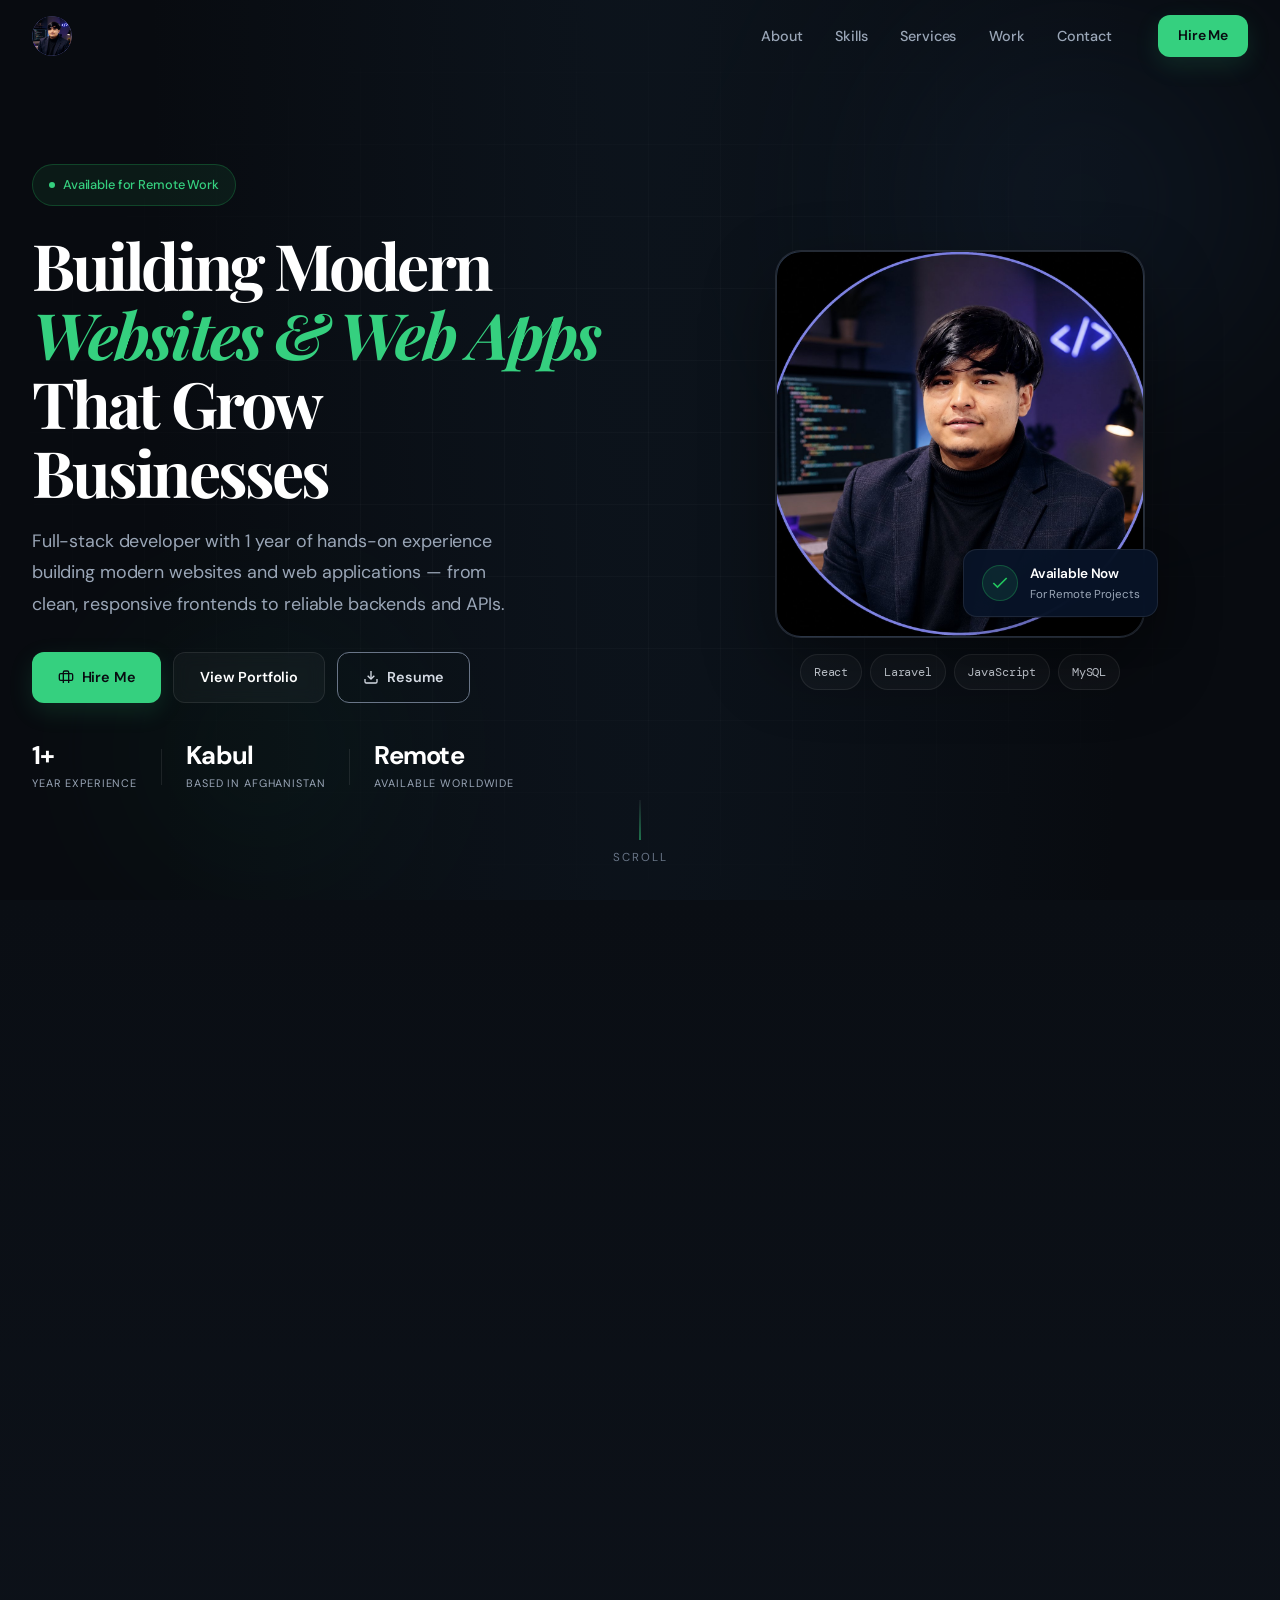
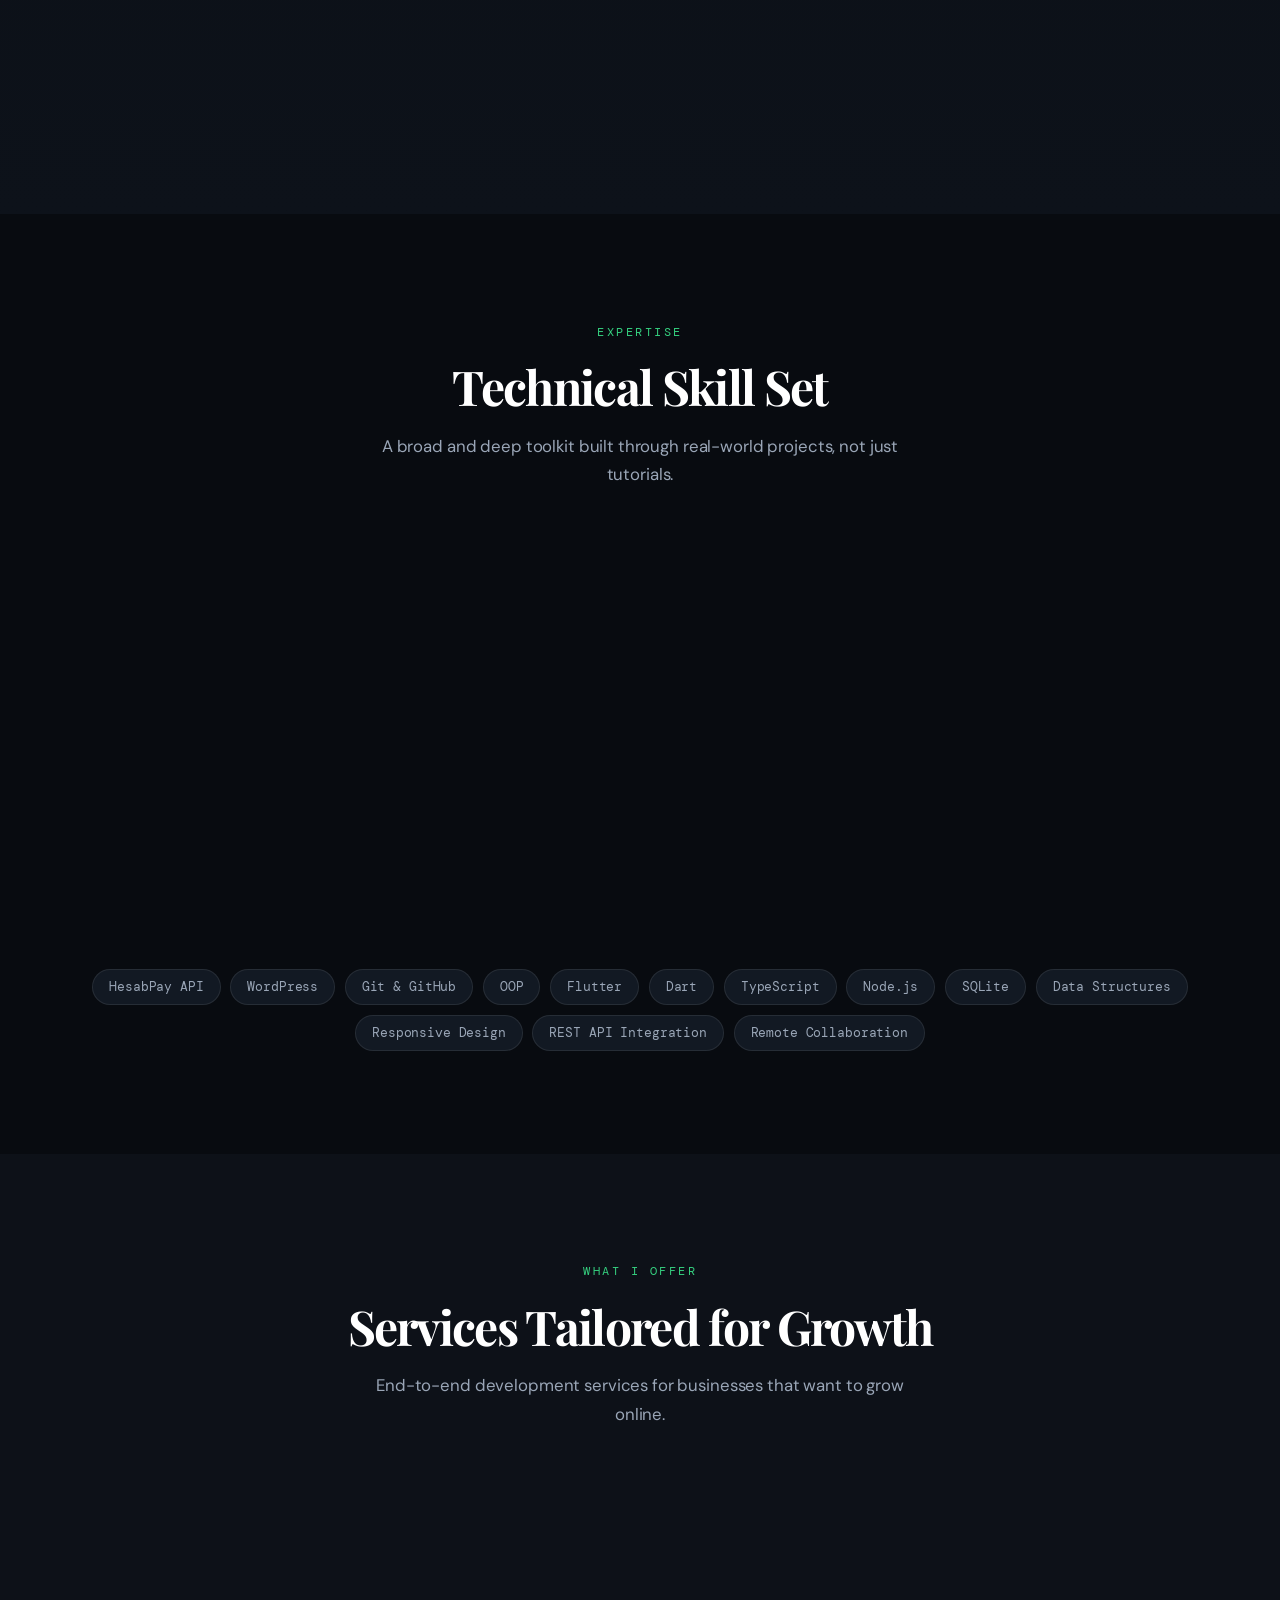
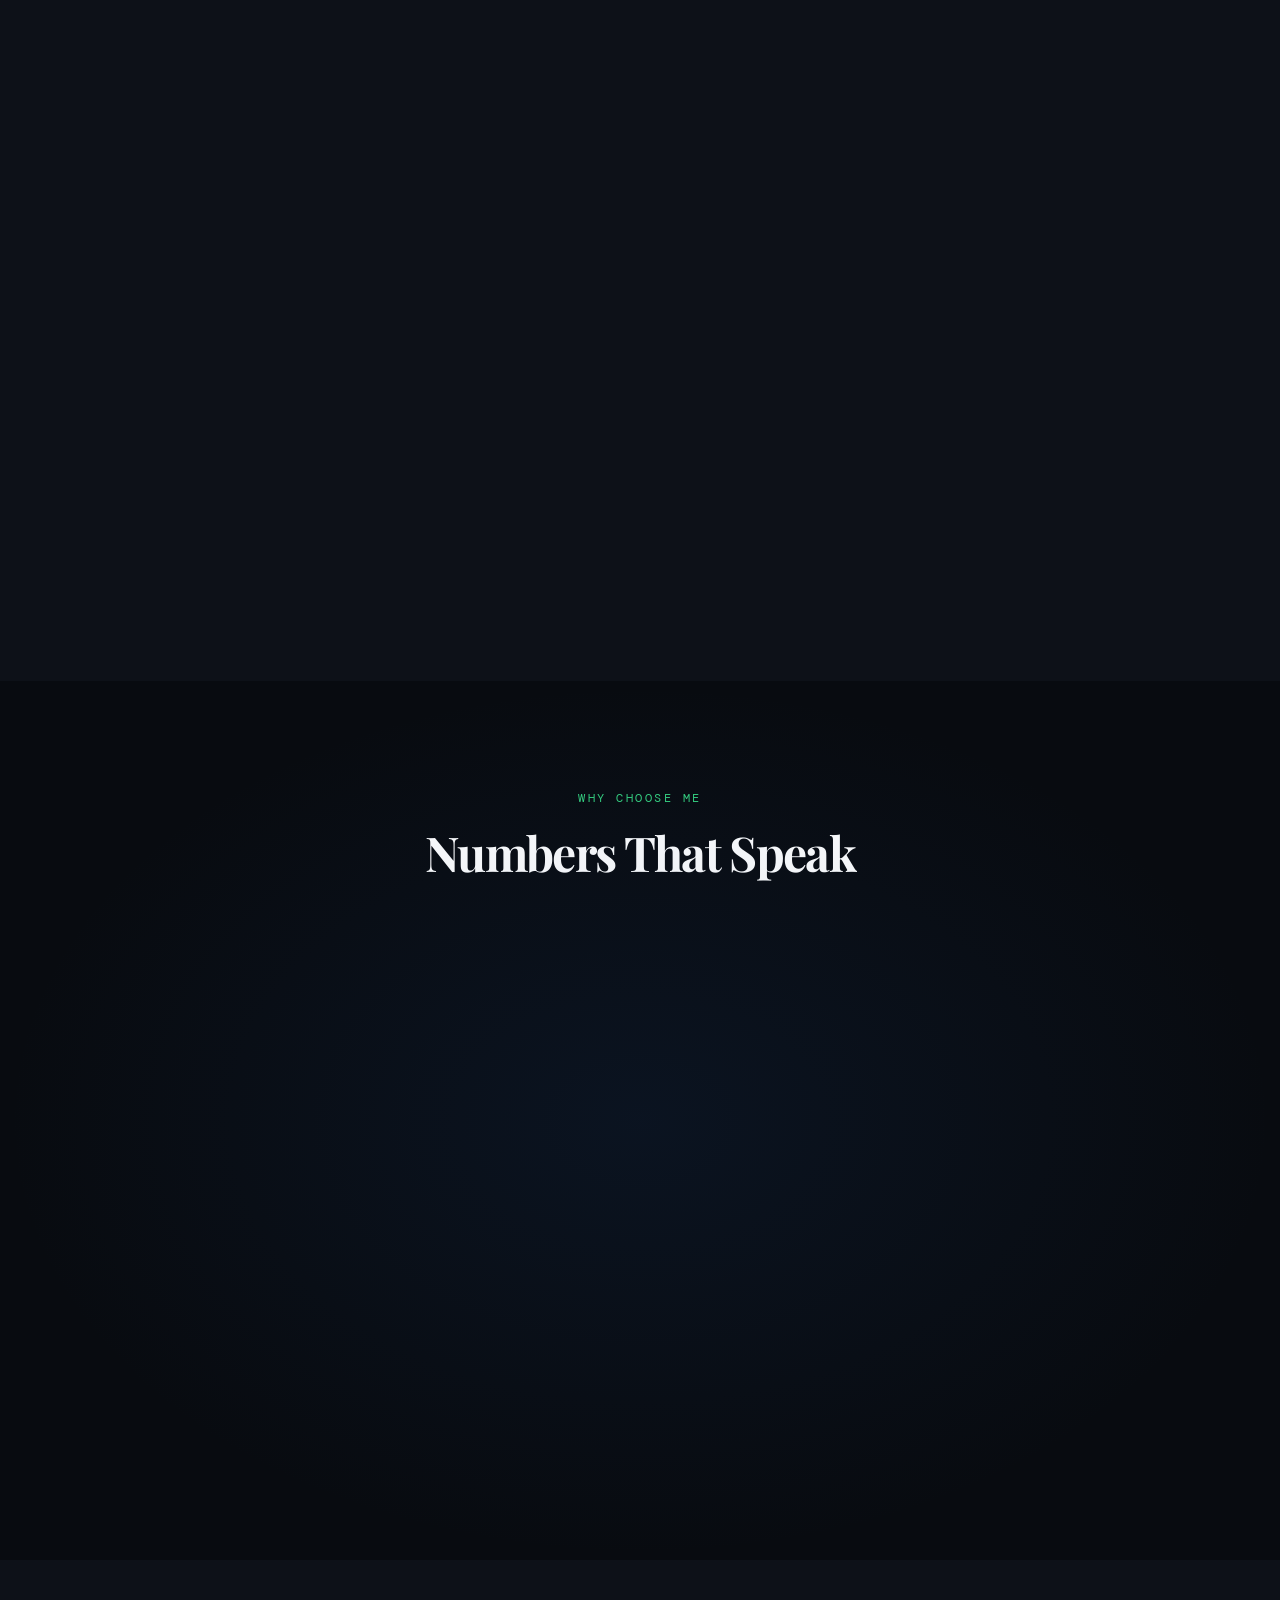
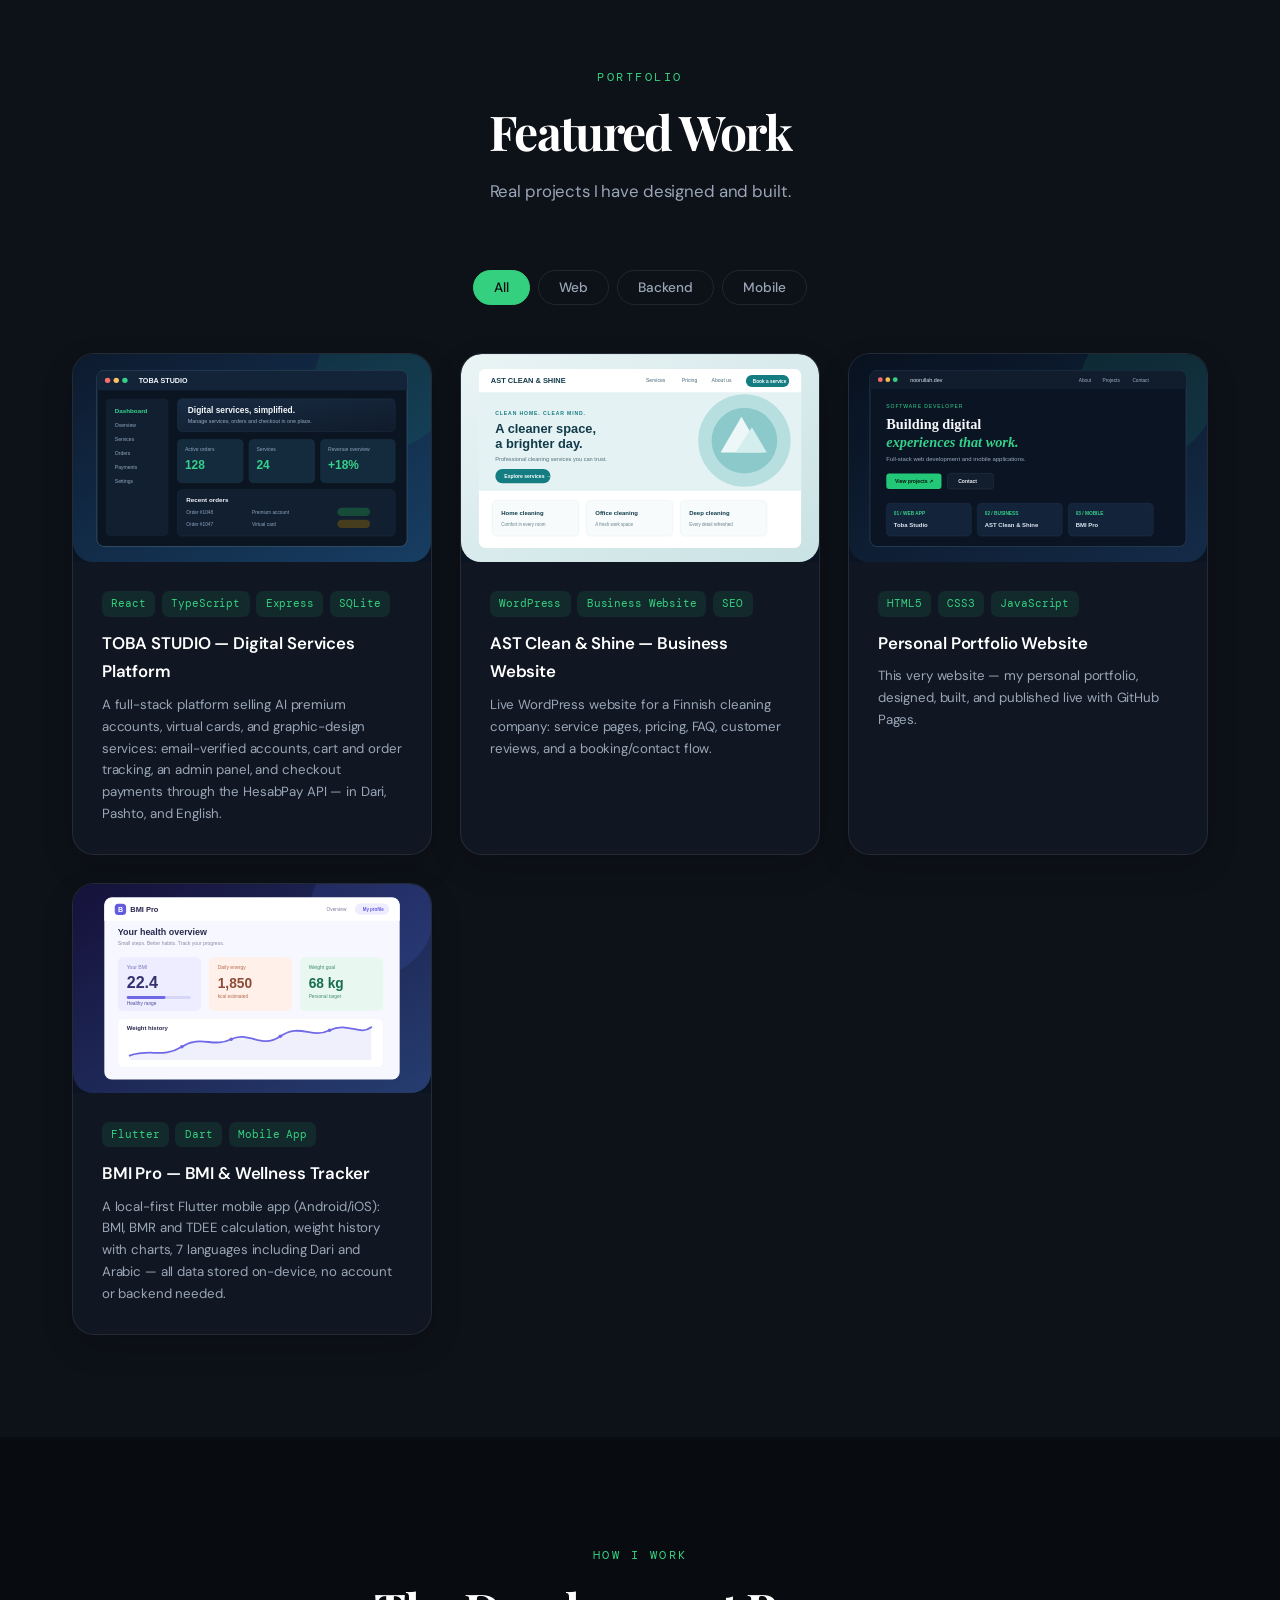
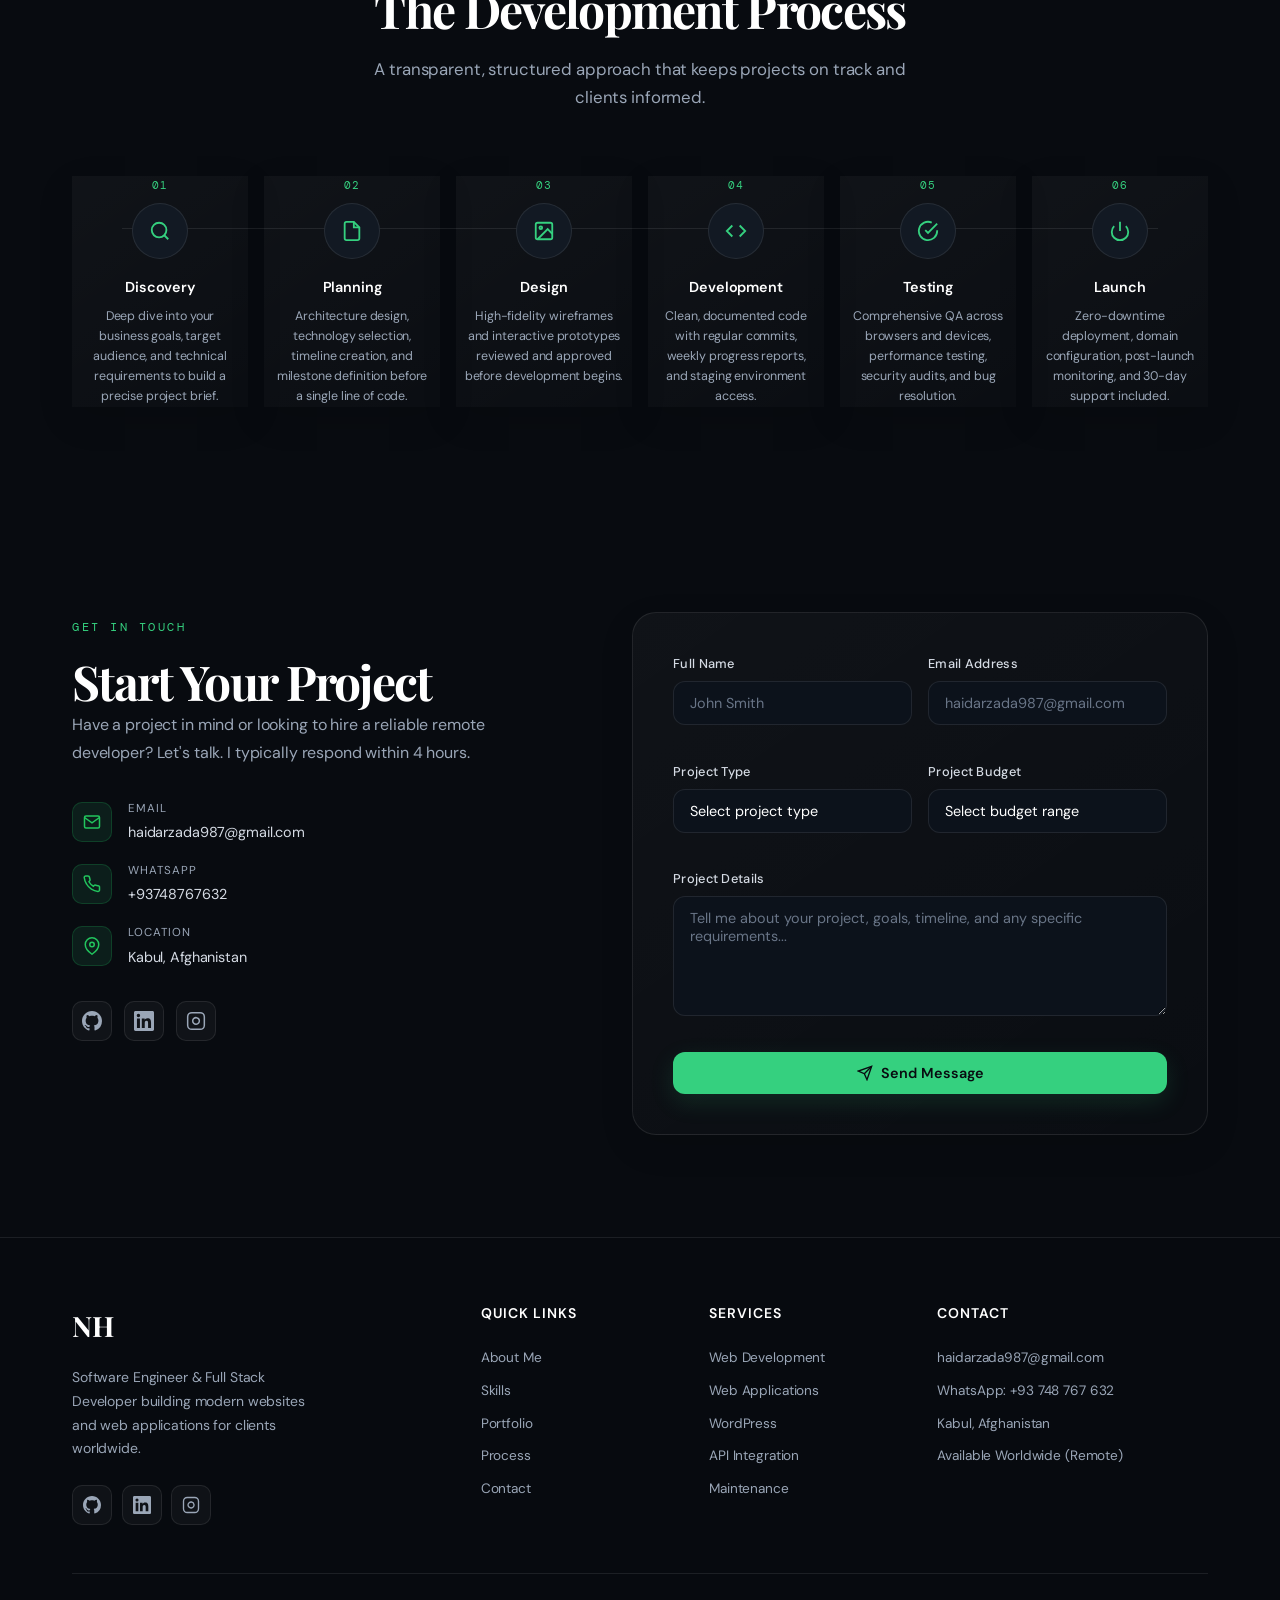
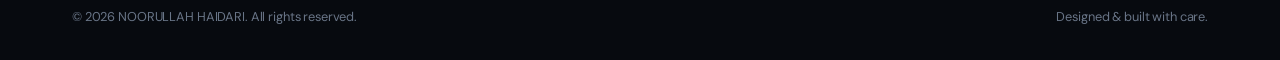
<file: index.html>
<!DOCTYPE html>
<html lang="en">
<head>
  <meta charset="UTF-8" />
  <meta name="viewport" content="width=device-width, initial-scale=1.0" />
  <meta name="description" content="NOORULLAH HAIDARI — Software Engineer & Full Stack Developer based in Kabul, Afghanistan. Building modern websites and web applications for clients worldwide." />
  <meta name="keywords" content="Software Engineer, Full Stack Developer, Web Developer, Freelance Developer, Kabul, Remote Developer" />
  <meta name="author" content="NOORULLAH HAIDARI" />
  <meta property="og:title" content="NOORULLAH HAIDARI — Software Engineer & Full Stack Developer" />
  <meta property="og:description" content="Building Modern Websites & Applications That Grow Businesses" />
  <meta property="og:type" content="website" />
  <meta property="og:url" content="https://haidarzada987-tech.github.io/noorcode/" />
  <title>NOORULLAH HAIDARI — Software Engineer & Full Stack Developer</title>
  <link rel="preconnect" href="https://fonts.googleapis.com" />
  <link rel="preconnect" href="https://fonts.gstatic.com" crossorigin />
  <link href="https://fonts.googleapis.com/css2?family=Playfair+Display:ital,wght@0,400;0,600;0,700;1,400&family=DM+Sans:wght@300;400;500;600&family=DM+Mono:wght@300;400&display=swap" rel="stylesheet" />
  <link rel="stylesheet" href="style.css" />

  <script type="application/ld+json">
  {
    "@context": "https://schema.org",
    "@type": "Person",
    "name": "NOORULLAH HAIDARI",
    "jobTitle": "Software Engineer & Full Stack Developer",
    "url": "https://haidarzada987-tech.github.io/noorcode/",
    "address": { "@type": "PostalAddress", "addressLocality": "Kabul", "addressCountry": "AF" }
  }
  </script>
</head>
<body>

<!-- Scroll progress -->
<div class="scroll-progress" id="scrollProgress"></div>

<!-- Loading Screen -->
<div class="loader" id="loader">
  <div class="loader-inner">
    <div class="loader-logo">NOOR Code</div>
    <div class="loader-bar"><div class="loader-fill"></div></div>
  </div>
</div>

<!-- Navigation -->
<nav class="nav" id="nav" role="navigation" aria-label="Main navigation">
  <div class="nav-container">
    <a href="#hero" class="nav-logo" aria-label="NOORULLAH HAIDARI home">
      <span class="logo-text">
        <img src="img/profile-round.jpg" alt="NOORULLAH HAIDARI">
      </span>
    </a>
    <ul class="nav-links" role="list">
      <li><a href="#about">About</a></li>
      <li><a href="#skills">Skills</a></li>
      <li><a href="#services">Services</a></li>
      <li><a href="#projects">Work</a></li>
      <li><a href="#contact">Contact</a></li>
    </ul>
    <a href="#contact" class="nav-cta">Hire Me</a>
    <button class="nav-toggle" id="navToggle" aria-label="Toggle navigation" aria-expanded="false">
      <span></span><span></span><span></span>
    </button>
  </div>
  <div class="nav-mobile" id="navMobile" aria-hidden="true">
    <ul role="list">
      <li><a href="#about" class="mobile-link">About</a></li>
      <li><a href="#skills" class="mobile-link">Skills</a></li>
      <li><a href="#services" class="mobile-link">Services</a></li>
      <li><a href="#projects" class="mobile-link">Work</a></li>
      <li><a href="#contact" class="mobile-link">Contact</a></li>
    </ul>
  </div>
</nav>

<!-- Hero -->
<section class="hero" id="hero" aria-label="Hero section">
  <div class="hero-bg">
    <div class="hero-grid"></div>
    <div class="hero-orb hero-orb-1"></div>
    <div class="hero-orb hero-orb-2"></div>
  </div>
  <div class="hero-container">
    <div class="hero-content fade-up">
      <div class="hero-badge">
        <span class="badge-dot"></span>
        Available for Remote Work
      </div>
      <h1 class="hero-title">
        Building Modern<br />
        <em>Websites & Web Apps</em><br />
        That Grow Businesses
      </h1>
      <p class="hero-desc">
        Full-stack developer with 1 year of hands-on experience building modern websites and web applications — from clean, responsive frontends to reliable backends and APIs.
      </p>
      <div class="hero-actions">
        <a href="#contact" class="btn btn-primary">
          <svg width="16" height="16" viewBox="0 0 24 24" fill="none" stroke="currentColor" stroke-width="2"><path d="M20 7H4a2 2 0 0 0-2 2v6a2 2 0 0 0 2 2h16a2 2 0 0 0 2-2V9a2 2 0 0 0-2-2z"/><path d="M16 21V5a2 2 0 0 0-2-2h-4a2 2 0 0 0-2 2v16"/></svg>
          Hire Me
        </a>
        <a href="#projects" class="btn btn-secondary">View Portfolio</a>
        <a href="Noorullah_Haidari_CV.pdf" class="btn btn-ghost" download>
          <svg width="16" height="16" viewBox="0 0 24 24" fill="none" stroke="currentColor" stroke-width="2"><path d="M21 15v4a2 2 0 0 1-2 2H5a2 2 0 0 1-2-2v-4"/><polyline points="7,10 12,15 17,10"/><line x1="12" y1="15" x2="12" y2="3"/></svg>
          Resume
        </a>
      </div>
      <div class="hero-stats">
        <div class="hero-stat">
          <strong>1+</strong>
          <span>Year Experience</span>
        </div>
        <div class="hero-stat-divider"></div>
        <div class="hero-stat">
          <strong>Kabul</strong>
          <span>Based in Afghanistan</span>
        </div>
        <div class="hero-stat-divider"></div>
        <div class="hero-stat">
          <strong>Remote</strong>
          <span>Available Worldwide</span>
        </div>
      </div>
    </div>
    <div class="hero-visual fade-up delay-2">
      <div class="profile-frame">
        <div class="profile-image-wrap">
          <div class="profile-placeholder" aria-label="Profile photo placeholder">
            <img class="img" src="img/profile-round.jpg"/>
            <svg viewBox="0 0 200 220" fill="none" xmlns="http://www.w3.org/2000/svg">
              <ellipse cx="100" cy="85" rx="45" ry="48" fill="#1e3a5f" opacity="0.7"/>
              <ellipse cx="100" cy="200" rx="75" ry="55" fill="#1e3a5f" opacity="0.5"/>
              <ellipse cx="100" cy="83" rx="32" ry="35" fill="#2a5298" opacity="0.9"/>
              <ellipse cx="100" cy="78" rx="18" ry="20" fill="#3a6fd8" opacity="0.8"/>
              <circle cx="94" cy="73" r="3" fill="white" opacity="0.6"/>
            </svg>
            <span>NOORULLAH HAIDARI</span>
          </div>
          <div class="profile-badge-card">
            <div class="badge-card-icon">
              <svg width="20" height="20" viewBox="0 0 24 24" fill="none" stroke="#22c55e" stroke-width="2"><polyline points="20,6 9,17 4,12"/></svg>
            </div>
            <div>
              <div class="badge-card-title">Available Now</div>
              <div class="badge-card-sub">For Remote Projects</div>
            </div>
          </div>
        </div>
        <div class="profile-tech-stack" aria-label="Technology stack">
          <span>React</span>
          <span>Laravel</span>
          <span>JavaScript</span>
          <span>MySQL</span>
        </div>
      </div>
    </div>
  </div>
  <div class="hero-scroll" aria-hidden="true">
    <div class="scroll-line"></div>
    <span>Scroll</span>
  </div>
</section>

<!-- About -->
<section class="about section" id="about" aria-label="About me">
  <div class="container">
    <div class="about-grid">
      <div class="about-visual fade-left">
        <div class="about-image-wrap">
          <div class="about-placeholder" aria-hidden="true">
            
            <img class="no img" src="img/profile-round.jpg">
          </div>
          <div class="about-exp-badge">
            <strong>3</strong>
            <span>Years of<br/>Experience</span>
          </div>
        </div>
        <div class="about-info-cards">
          <div class="info-card">
            <svg width="18" height="18" viewBox="0 0 24 24" fill="none" stroke="#22c55e" stroke-width="2"><path d="M21 10c0 7-9 13-9 13s-9-6-9-13a9 9 0 0 1 18 0z"/><circle cx="12" cy="10" r="3"/></svg>
            Kabul, Afghanistan
          </div>
          <div class="info-card">
            <svg width="18" height="18" viewBox="0 0 24 24" fill="none" stroke="#22c55e" stroke-width="2"><circle cx="12" cy="12" r="10"/><polyline points="12,6 12,12 16,14"/></svg>
            Remote Freelance
          </div>
        </div>
      </div>
      <div class="about-content fade-right">
        <div class="section-label">About Me</div>
        <h2 class="section-title">Crafting Digital Experiences With Precision</h2>
        <p class="about-lead">I'm <strong>NOORULLAH HAIDARI</strong>, a Software Engineer and Full Stack Developer specialising in building high-performance digital products that solve real business problems.</p>
        <p class="about-body">
          Since 2025, I have been building websites and web applications — including a digital services platform and a live business website for a Finnish cleaning company. I combine practical development skills with product thinking, clear user flows, and attention to the details that make software useful.
        </p>
        <p class="about-body">
          My approach is rooted in clear communication, a transparent process, and close attention to quality — I treat every project as a partnership.
        </p>
        <div class="about-highlights">
          <div class="highlight-item">
            <svg width="16" height="16" viewBox="0 0 24 24" fill="none" stroke="#22c55e" stroke-width="2.5"><polyline points="20,6 9,17 4,12"/></svg>
            Clean, maintainable codebases
          </div>
          <div class="highlight-item">
            <svg width="16" height="16" viewBox="0 0 24 24" fill="none" stroke="#22c55e" stroke-width="2.5"><polyline points="20,6 9,17 4,12"/></svg>
            On-time delivery, every project
          </div>
          <div class="highlight-item">
            <svg width="16" height="16" viewBox="0 0 24 24" fill="none" stroke="#22c55e" stroke-width="2.5"><polyline points="20,6 9,17 4,12"/></svg>
            Scalable architecture by default
          </div>
          <div class="highlight-item">
            <svg width="16" height="16" viewBox="0 0 24 24" fill="none" stroke="#22c55e" stroke-width="2.5"><polyline points="20,6 9,17 4,12"/></svg>
            Post-launch support included
          </div>
        </div>
        <a href="#contact" class="btn btn-primary">Start a Project</a>
      </div>
    </div>
  </div>
</section>

<!-- Skills -->
<section class="skills section" id="skills" aria-label="Skills">
  <div class="container">
    <div class="section-header">
      <div class="section-label">Expertise</div>
      <h2 class="section-title">Technical Skill Set</h2>
      <p class="section-sub">A broad and deep toolkit built through real-world projects, not just tutorials.</p>
    </div>
    <div class="skills-grid">
      <div class="skill-category fade-up">
        <div class="skill-cat-header">
          <div class="skill-cat-icon">
            <svg width="20" height="20" viewBox="0 0 24 24" fill="none" stroke="currentColor" stroke-width="2"><polyline points="16,18 22,12 16,6"/><polyline points="8,6 2,12 8,18"/></svg>
          </div>
          <h3>Frontend</h3>
        </div>
        <div class="skill-bars">
          <div class="skill-bar-item"><div class="skill-label"><span>HTML5</span><span>95%</span></div><div class="skill-track"><div class="skill-fill" data-width="95"></div></div></div>
          <div class="skill-bar-item"><div class="skill-label"><span>CSS3</span><span>92%</span></div><div class="skill-track"><div class="skill-fill" data-width="92"></div></div></div>
          <div class="skill-bar-item"><div class="skill-label"><span>JavaScript</span><span>90%</span></div><div class="skill-track"><div class="skill-fill" data-width="90"></div></div></div>
          <div class="skill-bar-item"><div class="skill-label"><span>React.js</span><span>82%</span></div><div class="skill-track"><div class="skill-fill" data-width="82"></div></div></div>
          <div class="skill-bar-item"><div class="skill-label"><span>WordPress</span><span>85%</span></div><div class="skill-track"><div class="skill-fill" data-width="85"></div></div></div>
        </div>
      </div>
      <div class="skill-category fade-up delay-1">
        <div class="skill-cat-header">
          <div class="skill-cat-icon">
            <svg width="20" height="20" viewBox="0 0 24 24" fill="none" stroke="currentColor" stroke-width="2"><rect x="2" y="3" width="20" height="14" rx="2"/><line x1="8" y1="21" x2="16" y2="21"/><line x1="12" y1="17" x2="12" y2="21"/></svg>
          </div>
          <h3>Backend</h3>
        </div>
        <div class="skill-bars">
          <div class="skill-bar-item"><div class="skill-label"><span>Python</span><span>78%</span></div><div class="skill-track"><div class="skill-fill" data-width="78"></div></div></div>
          <div class="skill-bar-item"><div class="skill-label"><span>PHP / Laravel</span><span>80%</span></div><div class="skill-track"><div class="skill-fill" data-width="80"></div></div></div>
          <div class="skill-bar-item"><div class="skill-label"><span>REST APIs</span><span>85%</span></div><div class="skill-track"><div class="skill-fill" data-width="85"></div></div></div>
          <div class="skill-bar-item"><div class="skill-label"><span>MySQL</span><span>85%</span></div><div class="skill-track"><div class="skill-fill" data-width="85"></div></div></div>
          <div class="skill-bar-item"><div class="skill-label"><span>Java</span><span>76%</span></div><div class="skill-track"><div class="skill-fill" data-width="76"></div></div></div>
        </div>
      </div>
      <div class="skill-category fade-up delay-2">
        <div class="skill-cat-header">
          <div class="skill-cat-icon">
            <svg width="20" height="20" viewBox="0 0 24 24" fill="none" stroke="currentColor" stroke-width="2"><path d="M12 2L2 7l10 5 10-5-10-5z"/><path d="M2 17l10 5 10-5"/><path d="M2 12l10 5 10-5"/></svg>
          </div>
          <h3>Programming & Tools</h3>
        </div>
        <div class="skill-bars">
          <div class="skill-bar-item"><div class="skill-label"><span>C++</span><span>80%</span></div><div class="skill-track"><div class="skill-fill" data-width="80"></div></div></div>
          <div class="skill-bar-item"><div class="skill-label"><span>Git / GitHub</span><span>88%</span></div><div class="skill-track"><div class="skill-fill" data-width="88"></div></div></div>
          <div class="skill-bar-item"><div class="skill-label"><span>OOP & Problem Solving</span><span>82%</span></div><div class="skill-track"><div class="skill-fill" data-width="82"></div></div></div>
          <div class="skill-bar-item"><div class="skill-label"><span>Data Structures</span><span>75%</span></div><div class="skill-track"><div class="skill-fill" data-width="75"></div></div></div>
          <div class="skill-bar-item"><div class="skill-label"><span>Responsive Design</span><span>85%</span></div><div class="skill-track"><div class="skill-fill" data-width="85"></div></div></div>
        </div>
      </div>
    </div>
    <div class="tech-pills">
      <span>HesabPay API</span><span>WordPress</span><span>Git & GitHub</span><span>OOP</span><span>Flutter</span><span>Dart</span><span>TypeScript</span><span>Node.js</span><span>SQLite</span>
      <span>Data Structures</span><span>Responsive Design</span><span>REST API Integration</span><span>Remote Collaboration</span>
    </div>
  </div>
</section>

<!-- Services -->
<section class="services section" id="services" aria-label="Services">
  <div class="container">
    <div class="section-header">
      <div class="section-label">What I Offer</div>
      <h2 class="section-title">Services Tailored for Growth</h2>
      <p class="section-sub">End-to-end development services for businesses that want to grow online.</p>
    </div>
    <div class="services-grid">

      <div class="service-card fade-up">
        <div class="service-icon">
          <svg width="28" height="28" viewBox="0 0 24 24" fill="none" stroke="currentColor" stroke-width="1.5"><rect x="3" y="3" width="18" height="18" rx="2"/><path d="M3 9h18"/><path d="M9 21V9"/></svg>
        </div>
        <h3>Website Development</h3>
        <p>Custom-built websites engineered for performance, SEO, and conversion. Pixel-perfect on every device.</p>
        <div class="service-tags"><span>HTML/CSS</span><span>JavaScript</span><span>React</span></div>
      </div>

      <div class="service-card fade-up delay-1">
        <div class="service-icon">
          <svg width="28" height="28" viewBox="0 0 24 24" fill="none" stroke="currentColor" stroke-width="1.5"><circle cx="9" cy="21" r="1"/><circle cx="20" cy="21" r="1"/><path d="M1 1h4l2.68 13.39a2 2 0 0 0 2 1.61h9.72a2 2 0 0 0 2-1.61L23 6H6"/></svg>
        </div>
        <h3>WordPress Websites</h3>
        <p>Business websites built with WordPress — service pages, pricing, FAQ, reviews, and booking/contact flows that are easy to update.</p>
        <div class="service-tags"><span>WordPress</span><span>CMS</span><span>SEO</span></div>
      </div>

      <div class="service-card fade-up delay-2">
        <div class="service-icon">
          <svg width="28" height="28" viewBox="0 0 24 24" fill="none" stroke="currentColor" stroke-width="1.5"><rect x="5" y="2" width="14" height="20" rx="2" ry="2"/><line x1="12" y1="18" x2="12.01" y2="18"/></svg>
        </div>
        <h3>Web Applications</h3>
        <p>Custom web applications with user accounts, dashboards, and payment flows — planned and built end-to-end.</p>
        <div class="service-tags"><span>React</span><span>JavaScript</span><span>MySQL</span></div>
      </div>

      <div class="service-card fade-up">
        <div class="service-icon">
          <svg width="28" height="28" viewBox="0 0 24 24" fill="none" stroke="currentColor" stroke-width="1.5"><path d="M14 2H6a2 2 0 0 0-2 2v16a2 2 0 0 0 2 2h12a2 2 0 0 0 2-2V8z"/><polyline points="14,2 14,8 20,8"/><line x1="16" y1="13" x2="8" y2="13"/><line x1="16" y1="17" x2="8" y2="17"/><polyline points="10,9 9,9 8,9"/></svg>
        </div>
        <h3>Landing Pages</h3>
        <p>High-converting landing pages designed to capture leads, drive sign-ups, and maximise ROI on campaigns.</p>
        <div class="service-tags"><span>Conversion</span><span>Responsive</span></div>
      </div>

      <div class="service-card fade-up delay-1">
        <div class="service-icon">
          <svg width="28" height="28" viewBox="0 0 24 24" fill="none" stroke="currentColor" stroke-width="1.5"><path d="M18 20V10"/><path d="M12 20V4"/><path d="M6 20v-6"/></svg>
        </div>
        <h3>Business Websites</h3>
        <p>Corporate websites that establish authority, present your brand with confidence, and convert visitors.</p>
        <div class="service-tags"><span>Branding</span><span>CMS</span><span>SEO</span></div>
      </div>

      <div class="service-card fade-up delay-2">
        <div class="service-icon">
          <svg width="28" height="28" viewBox="0 0 24 24" fill="none" stroke="currentColor" stroke-width="1.5"><polyline points="1,4 1,10 7,10"/><path d="M3.51 15a9 9 0 1 0 .49-3.45"/></svg>
        </div>
        <h3>Maintenance & Support</h3>
        <p>Proactive monitoring, regular updates, bug fixes, and performance optimisation to keep your product healthy.</p>
        <div class="service-tags"><span>Ongoing Support</span><span>Updates</span></div>
      </div>

      <div class="service-card fade-up">
        <div class="service-icon">
          <svg width="28" height="28" viewBox="0 0 24 24" fill="none" stroke="currentColor" stroke-width="1.5"><path d="M13 2L3 14h9l-1 8 10-12h-9l1-8z"/></svg>
        </div>
        <h3>Performance Optimisation</h3>
        <p>Speed audits, Core Web Vitals improvements, and code-level optimisation that measurably improve scores.</p>
        <div class="service-tags"><span>Lighthouse</span><span>CDN</span><span>Caching</span></div>
      </div>

      <div class="service-card fade-up delay-1">
        <div class="service-icon">
          <svg width="28" height="28" viewBox="0 0 24 24" fill="none" stroke="currentColor" stroke-width="1.5"><path d="M10 13a5 5 0 0 0 7.54.54l3-3a5 5 0 0 0-7.07-7.07l-1.72 1.71"/><path d="M14 11a5 5 0 0 0-7.54-.54l-3 3a5 5 0 0 0 7.07 7.07l1.71-1.71"/></svg>
        </div>
        <h3>API Integration</h3>
        <p>Third-party integrations with payment gateways and custom REST APIs — including a real payment integration with the HesabPay API.</p>
        <div class="service-tags"><span>REST</span><span>HesabPay</span><span>JSON</span></div>
      </div>

    </div>
  </div>
</section>

<!-- Why Choose Me -->
<section class="stats section" id="stats" aria-label="Statistics">
  <div class="stats-bg"></div>
  <div class="container">
    <div class="section-header">
      <div class="section-label">Why Choose Me</div>
      <h2 class="section-title">Numbers That Speak</h2>
    </div>
    <div class="stats-grid">
      <div class="stat-card fade-up">
        <div class="stat-number" data-target="1">0</div>
        <div class="stat-symbol">+</div>
        <div class="stat-label">Year Experience</div>
      </div>
      <div class="stat-card fade-up delay-1">
        <div class="stat-number" data-target="2">0</div>
        <div class="stat-symbol">+</div>
        <div class="stat-label">Live Websites</div>
      </div>
      <div class="stat-card fade-up delay-2">
        <div class="stat-number" data-target="3">0</div>
        <div class="stat-symbol">+</div>
        <div class="stat-label">Featured Projects</div>
      </div>
      <div class="stat-card fade-up delay-3">
        <div class="stat-number" data-target="100">0</div>
        <div class="stat-symbol">%</div>
        <div class="stat-label">Remote Availability</div>
      </div>
    </div>
    <div class="why-grid">
      <div class="why-item fade-up">
        <div class="why-icon">
          <svg width="22" height="22" viewBox="0 0 24 24" fill="none" stroke="#22c55e" stroke-width="2"><path d="M12 22s8-4 8-10V5l-8-3-8 3v7c0 6 8 10 8 10z"/></svg>
        </div>
        <h4>Secure & Reliable</h4>
        <p>Security-first approach, encrypted communications, and industry-standard best practices on every project.</p>
      </div>
      <div class="why-item fade-up delay-1">
        <div class="why-icon">
          <svg width="22" height="22" viewBox="0 0 24 24" fill="none" stroke="#22c55e" stroke-width="2"><circle cx="12" cy="12" r="10"/><polyline points="12,6 12,12 16,14"/></svg>
        </div>
        <h4>On-Time Delivery</h4>
        <p>Transparent timelines with milestone-based progress. I respect deadlines because your time is money.</p>
      </div>
      <div class="why-item fade-up delay-2">
        <div class="why-icon">
          <svg width="22" height="22" viewBox="0 0 24 24" fill="none" stroke="#22c55e" stroke-width="2"><path d="M17 21v-2a4 4 0 0 0-4-4H5a4 4 0 0 0-4 4v2"/><circle cx="9" cy="7" r="4"/><path d="M23 21v-2a4 4 0 0 0-3-3.87"/><path d="M16 3.13a4 4 0 0 1 0 7.75"/></svg>
        </div>
        <h4>Client-First Approach</h4>
        <p>Regular updates, open channels, and full transparency throughout the project lifecycle.</p>
      </div>
      <div class="why-item fade-up delay-3">
        <div class="why-icon">
          <svg width="22" height="22" viewBox="0 0 24 24" fill="none" stroke="#22c55e" stroke-width="2"><polyline points="22,12 18,12 15,21 9,3 6,12 2,12"/></svg>
        </div>
        <h4>Built to Scale</h4>
        <p>Architecture decisions made with growth in mind. Your product won't need a rewrite in six months.</p>
      </div>
    </div>
  </div>
</section>

<!-- Projects -->
<section class="projects section" id="projects" aria-label="Portfolio projects">
  <div class="container">
    <div class="section-header">
      <div class="section-label">Portfolio</div>
      <h2 class="section-title">Featured Work</h2>
      <p class="section-sub">Real projects I have designed and built.</p>
    </div>
    <div class="projects-filter">
      <button class="filter-btn active" data-filter="all">All</button>
      <button class="filter-btn" data-filter="web">Web</button>
      <button class="filter-btn" data-filter="backend">Backend</button>
      <button class="filter-btn" data-filter="mobile">Mobile</button>
    </div>
    <div class="projects-grid">

      <div class="project-card fade-up" data-category="backend">
        <div class="project-image">
          <img class="project-preview" src="img/projects/toba-studio.svg" alt="Illustrative preview of toba studio" loading="lazy" decoding="async" />
          <div class="project-overlay">
            <a href="https://github.com/haidarzada987-tech/Toba-Studio" class="overlay-btn" aria-label="View on GitHub">
              <svg width="18" height="18" viewBox="0 0 24 24" fill="currentColor"><path d="M12 0C5.37 0 0 5.37 0 12c0 5.31 3.435 9.795 8.205 11.385.6.105.825-.255.825-.57 0-.285-.015-1.23-.015-2.235-3.015.555-3.795-.735-4.035-1.41-.135-.345-.72-1.41-1.23-1.695-.42-.225-1.02-.78-.015-.795.945-.015 1.62.87 1.845 1.23 1.08 1.815 2.805 1.305 3.495.99.105-.78.42-1.305.765-1.605-2.67-.3-5.46-1.335-5.46-5.925 0-1.305.465-2.385 1.23-3.225-.12-.3-.54-1.53.12-3.18 0 0 1.005-.315 3.3 1.23.96-.27 1.98-.405 3-.405s2.04.135 3 .405c2.295-1.56 3.3-1.23 3.3-1.23.66 1.65.24 2.88.12 3.18.765.84 1.23 1.905 1.23 3.225 0 4.605-2.805 5.625-5.475 5.925.435.375.81 1.095.81 2.22 0 1.605-.015 2.895-.015 3.3 0 .315.225.69.825.57A12.02 12.02 0 0 0 24 12c0-6.63-5.37-12-12-12z"/></svg>
            </a>
            
          </div>
        </div>
        <div class="project-info">
          <div class="project-tags"><span>React</span><span>TypeScript</span><span>Express</span><span>SQLite</span></div>
          <h3>TOBA STUDIO — Digital Services Platform</h3>
          <p>A full-stack platform selling AI premium accounts, virtual cards, and graphic-design services: email-verified accounts, cart and order tracking, an admin panel, and checkout payments through the HesabPay API — in Dari, Pashto, and English.</p>
        </div>
      </div>
<div class="project-card fade-up delay-1" data-category="web">
        <div class="project-image">
          <img class="project-preview" src="img/projects/ast-clean-shine.svg" alt="Illustrative preview of ast clean shine" loading="lazy" decoding="async" />
          <div class="project-overlay">
            <a href="https://github.com/haidarzada987-tech" class="overlay-btn" aria-label="View on GitHub"><svg width="18" height="18" viewBox="0 0 24 24" fill="currentColor"><path d="M12 0C5.37 0 0 5.37 0 12c0 5.31 3.435 9.795 8.205 11.385.6.105.825-.255.825-.57 0-.285-.015-1.23-.015-2.235-3.015.555-3.795-.735-4.035-1.41-.135-.345-.72-1.41-1.23-1.695-.42-.225-1.02-.78-.015-.795.945-.015 1.62.87 1.845 1.23 1.08 1.815 2.805 1.305 3.495.99.105-.78.42-1.305.765-1.605-2.67-.3-5.46-1.335-5.46-5.925 0-1.305.465-2.385 1.23-3.225-.12-.3-.54-1.53.12-3.18 0 0 1.005-.315 3.3 1.23.96-.27 1.98-.405 3-.405s2.04.135 3 .405c2.295-1.56 3.3-1.23 3.3-1.23.66 1.65.24 2.88.12 3.18.765.84 1.23 1.905 1.23 3.225 0 4.605-2.805 5.625-5.475 5.925.435.375.81 1.095.81 2.22 0 1.605-.015 2.895-.015 3.3 0 .315.225.69.825.57A12.02 12.02 0 0 0 24 12c0-6.63-5.37-12-12-12z"/></svg></a>
            <a href="https://siivouspalvelu-ast.fi/" class="overlay-btn" aria-label="Live demo"><svg width="18" height="18" viewBox="0 0 24 24" fill="none" stroke="currentColor" stroke-width="2"><path d="M18 13v6a2 2 0 0 1-2 2H5a2 2 0 0 1-2-2V8a2 2 0 0 1 2-2h6"/><polyline points="15,3 21,3 21,9"/><line x1="10" y1="14" x2="21" y2="3"/></svg></a>
          </div>
        </div>
        <div class="project-info">
          <div class="project-tags"><span>WordPress</span><span>Business Website</span><span>SEO</span></div>
          <h3>AST Clean & Shine — Business Website</h3>
          <p>Live WordPress website for a Finnish cleaning company: service pages, pricing, FAQ, customer reviews, and a booking/contact flow.</p>
        </div>
      </div>
<div class="project-card fade-up delay-2" data-category="web">
        <div class="project-image">
          <img class="project-preview" src="img/projects/portfolio-site.svg" alt="Illustrative preview of portfolio site" loading="lazy" decoding="async" />
          <div class="project-overlay">
            <a href="https://github.com/haidarzada987-tech" class="overlay-btn" aria-label="View on GitHub"><svg width="18" height="18" viewBox="0 0 24 24" fill="currentColor"><path d="M12 0C5.37 0 0 5.37 0 12c0 5.31 3.435 9.795 8.205 11.385.6.105.825-.255.825-.57 0-.285-.015-1.23-.015-2.235-3.015.555-3.795-.735-4.035-1.41-.135-.345-.72-1.41-1.23-1.695-.42-.225-1.02-.78-.015-.795.945-.015 1.62.87 1.845 1.23 1.08 1.815 2.805 1.305 3.495.99.105-.78.42-1.305.765-1.605-2.67-.3-5.46-1.335-5.46-5.925 0-1.305.465-2.385 1.23-3.225-.12-.3-.54-1.53.12-3.18 0 0 1.005-.315 3.3 1.23.96-.27 1.98-.405 3-.405s2.04.135 3 .405c2.295-1.56 3.3-1.23 3.3-1.23.66 1.65.24 2.88.12 3.18.765.84 1.23 1.905 1.23 3.225 0 4.605-2.805 5.625-5.475 5.925.435.375.81 1.095.81 2.22 0 1.605-.015 2.895-.015 3.3 0 .315.225.69.825.57A12.02 12.02 0 0 0 24 12c0-6.63-5.37-12-12-12z"/></svg></a>
            <a href="https://haidarzada987-tech.github.io/noorcode/" class="overlay-btn" aria-label="Live demo"><svg width="18" height="18" viewBox="0 0 24 24" fill="none" stroke="currentColor" stroke-width="2"><path d="M18 13v6a2 2 0 0 1-2 2H5a2 2 0 0 1-2-2V8a2 2 0 0 1 2-2h6"/><polyline points="15,3 21,3 21,9"/><line x1="10" y1="14" x2="21" y2="3"/></svg></a>
          </div>
        </div>
        <div class="project-info">
          <div class="project-tags"><span>HTML5</span><span>CSS3</span><span>JavaScript</span></div>
          <h3>Personal Portfolio Website</h3>
          <p>This very website — my personal portfolio, designed, built, and published live with GitHub Pages.</p>
        </div>
      </div>
<div class="project-card fade-up delay-1" data-category="mobile">
        <div class="project-image">
          <img class="project-preview" src="img/projects/bmi-pro.svg" alt="Illustrative preview of bmi pro" loading="lazy" decoding="async" />
          <div class="project-overlay">
            <a href="https://github.com/haidarzada987-tech/BMI-Pro" class="overlay-btn" aria-label="View on GitHub"><svg width="18" height="18" viewBox="0 0 24 24" fill="currentColor"><path d="M12 0C5.37 0 0 5.37 0 12c0 5.31 3.435 9.795 8.205 11.385.6.105.825-.255.825-.57 0-.285-.015-1.23-.015-2.235-3.015.555-3.795-.735-4.035-1.41-.135-.345-.72-1.41-1.23-1.695-.42-.225-1.02-.78-.015-.795.945-.015 1.62.87 1.845 1.23 1.08 1.815 2.805 1.305 3.495.99.105-.78.42-1.305.765-1.605-2.67-.3-5.46-1.335-5.46-5.925 0-1.305.465-2.385 1.23-3.225-.12-.3-.54-1.53.12-3.18 0 0 1.005-.315 3.3 1.23.96-.27 1.98-.405 3-.405s2.04.135 3 .405c2.295-1.56 3.3-1.23 3.3-1.23.66 1.65.24 2.88.12 3.18.765.84 1.23 1.905 1.23 3.225 0 4.605-2.805 5.625-5.475 5.925.435.375.81 1.095.81 2.22 0 1.605-.015 2.895-.015 3.3 0 .315.225.69.825.57A12.02 12.02 0 0 0 24 12c0-6.63-5.37-12-12-12z"/></svg></a>
          </div>
        </div>
        <div class="project-info">
          <div class="project-tags"><span>Flutter</span><span>Dart</span><span>Mobile App</span></div>
          <h3>BMI Pro — BMI &amp; Wellness Tracker</h3>
          <p>A local-first Flutter mobile app (Android/iOS): BMI, BMR and TDEE calculation, weight history with charts, 7 languages including Dari and Arabic — all data stored on-device, no account or backend needed.</p>
        </div>
      </div>

    </div>
  </div>
</section>

<!-- Process -->
<section class="process section" id="process" aria-label="Development process">
  <div class="container">
    <div class="section-header">
      <div class="section-label">How I Work</div>
      <h2 class="section-title">The Development Process</h2>
      <p class="section-sub">A transparent, structured approach that keeps projects on track and clients informed.</p>
    </div>
    <div class="process-timeline">
      <div class="process-line"></div>
      <div class="process-steps">
        <div class="process-step fade-up">
          <div class="step-num">01</div>
          <div class="step-icon">
            <svg width="22" height="22" viewBox="0 0 24 24" fill="none" stroke="currentColor" stroke-width="2"><circle cx="11" cy="11" r="8"/><line x1="21" y1="21" x2="16.65" y2="16.65"/></svg>
          </div>
          <h4>Discovery</h4>
          <p>Deep dive into your business goals, target audience, and technical requirements to build a precise project brief.</p>
        </div>
        <div class="process-step fade-up delay-1">
          <div class="step-num">02</div>
          <div class="step-icon">
            <svg width="22" height="22" viewBox="0 0 24 24" fill="none" stroke="currentColor" stroke-width="2"><path d="M14 2H6a2 2 0 0 0-2 2v16a2 2 0 0 0 2 2h12a2 2 0 0 0 2-2V8z"/><polyline points="14,2 14,8 20,8"/></svg>
          </div>
          <h4>Planning</h4>
          <p>Architecture design, technology selection, timeline creation, and milestone definition before a single line of code.</p>
        </div>
        <div class="process-step fade-up delay-2">
          <div class="step-num">03</div>
          <div class="step-icon">
            <svg width="22" height="22" viewBox="0 0 24 24" fill="none" stroke="currentColor" stroke-width="2"><rect x="3" y="3" width="18" height="18" rx="2"/><circle cx="8.5" cy="8.5" r="1.5"/><polyline points="21,15 16,10 5,21"/></svg>
          </div>
          <h4>Design</h4>
          <p>High-fidelity wireframes and interactive prototypes reviewed and approved before development begins.</p>
        </div>
        <div class="process-step fade-up delay-3">
          <div class="step-num">04</div>
          <div class="step-icon">
            <svg width="22" height="22" viewBox="0 0 24 24" fill="none" stroke="currentColor" stroke-width="2"><polyline points="16,18 22,12 16,6"/><polyline points="8,6 2,12 8,18"/></svg>
          </div>
          <h4>Development</h4>
          <p>Clean, documented code with regular commits, weekly progress reports, and staging environment access.</p>
        </div>
        <div class="process-step fade-up">
          <div class="step-num">05</div>
          <div class="step-icon">
            <svg width="22" height="22" viewBox="0 0 24 24" fill="none" stroke="currentColor" stroke-width="2"><path d="M22 11.08V12a10 10 0 1 1-5.93-9.14"/><polyline points="22,4 12,14.01 9,11.01"/></svg>
          </div>
          <h4>Testing</h4>
          <p>Comprehensive QA across browsers and devices, performance testing, security audits, and bug resolution.</p>
        </div>
        <div class="process-step fade-up delay-1">
          <div class="step-num">06</div>
          <div class="step-icon">
            <svg width="22" height="22" viewBox="0 0 24 24" fill="none" stroke="currentColor" stroke-width="2"><path d="M18.36 6.64a9 9 0 1 1-12.73 0"/><line x1="12" y1="2" x2="12" y2="12"/></svg>
          </div>
          <h4>Launch</h4>
          <p>Zero-downtime deployment, domain configuration, post-launch monitoring, and 30-day support included.</p>
        </div>
      </div>
    </div>
  </div>
</section>


<!-- Contact -->
<section class="contact section" id="contact" aria-label="Contact">
  <div class="container">
    <div class="contact-grid">
      <div class="contact-info fade-left">
        <div class="section-label">Get In Touch</div>
        <h2 class="section-title">Start Your Project</h2>
        <p class="contact-desc">Have a project in mind or looking to hire a reliable remote developer? Let's talk. I typically respond within 4 hours.</p>
        <div class="contact-details">
          <a href="mailto:haidarzada987@gmail.com" class="contact-detail-item">
            <div class="contact-detail-icon">
              <svg width="18" height="18" viewBox="0 0 24 24" fill="none" stroke="#22c55e" stroke-width="2"><path d="M4 4h16c1.1 0 2 .9 2 2v12c0 1.1-.9 2-2 2H4c-1.1 0-2-.9-2-2V6c0-1.1.9-2 2-2z"/><polyline points="22,6 12,13 2,6"/></svg>
            </div>
            <div>
              <span>Email</span>
              haidarzada987@gmail.com
            </div>
          </a>
          <a href="https://wa.me/93748767632" class="contact-detail-item">
            <div class="contact-detail-icon">
              <svg width="18" height="18" viewBox="0 0 24 24" fill="none" stroke="#22c55e" stroke-width="2"><path d="M22 16.92v3a2 2 0 0 1-2.18 2 19.79 19.79 0 0 1-8.63-3.07A19.5 19.5 0 0 1 4.69 12 19.79 19.79 0 0 1 1.61 3.38 2 2 0 0 1 3.6 1.21h3a2 2 0 0 1 2 1.72 12.84 12.84 0 0 0 .7 2.81 2 2 0 0 1-.45 2.11L7.91 9a16 16 0 0 0 6 6l.92-.92a2 2 0 0 1 2.11-.45 12.84 12.84 0 0 0 2.81.7A2 2 0 0 1 22 16.92z"/></svg>
            </div>
            <div>
              <span>WhatsApp</span>
              +93748767632
            </div>
          </a>
          <div class="contact-detail-item">
            <div class="contact-detail-icon">
              <svg width="18" height="18" viewBox="0 0 24 24" fill="none" stroke="#22c55e" stroke-width="2"><path d="M21 10c0 7-9 13-9 13s-9-6-9-13a9 9 0 0 1 18 0z"/><circle cx="12" cy="10" r="3"/></svg>
            </div>
            <div>
              <span>Location</span>
              Kabul, Afghanistan
            </div>
          </div>
        </div>
        <div class="contact-social">
          <a href="https://github.com/haidarzada987-tech" class="social-link" aria-label="GitHub">
            <svg width="20" height="20" viewBox="0 0 24 24" fill="currentColor"><path d="M12 0C5.37 0 0 5.37 0 12c0 5.31 3.435 9.795 8.205 11.385.6.105.825-.255.825-.57 0-.285-.015-1.23-.015-2.235-3.015.555-3.795-.735-4.035-1.41-.135-.345-.72-1.41-1.23-1.695-.42-.225-1.02-.78-.015-.795.945-.015 1.62.87 1.845 1.23 1.08 1.815 2.805 1.305 3.495.99.105-.78.42-1.305.765-1.605-2.67-.3-5.46-1.335-5.46-5.925 0-1.305.465-2.385 1.23-3.225-.12-.3-.54-1.53.12-3.18 0 0 1.005-.315 3.3 1.23.96-.27 1.98-.405 3-.405s2.04.135 3 .405c2.295-1.56 3.3-1.23 3.3-1.23.66 1.65.24 2.88.12 3.18.765.84 1.23 1.905 1.23 3.225 0 4.605-2.805 5.625-5.475 5.925.435.375.81 1.095.81 2.22 0 1.605-.015 2.895-.015 3.3 0 .315.225.69.825.57A12.02 12.02 0 0 0 24 12c0-6.63-5.37-12-12-12z"/></svg>
          </a>
          <a href="https://www.linkedin.com/in/noorullah-haidari-44863142b" class="social-link" aria-label="LinkedIn">
            <svg width="20" height="20" viewBox="0 0 24 24" fill="currentColor"><path d="M20.447 20.452h-3.554v-5.569c0-1.328-.027-3.037-1.852-3.037-1.853 0-2.136 1.445-2.136 2.939v5.667H9.351V9h3.414v1.561h.046c.477-.9 1.637-1.85 3.37-1.85 3.601 0 4.267 2.37 4.267 5.455v6.286zM5.337 7.433a2.062 2.062 0 0 1-2.063-2.065 2.064 2.064 0 1 1 2.063 2.065zm1.782 13.019H3.555V9h3.564v11.452zM22.225 0H1.771C.792 0 0 .774 0 1.729v20.542C0 23.227.792 24 1.771 24h20.451C23.2 24 24 23.227 24 22.271V1.729C24 .774 23.2 0 22.222 0h.003z"/></svg>
          </a>
          <a href="https://www.instagram.com/noo_rullha/" class="social-link" aria-label="Instagram">
            <svg width="20" height="20" viewBox="0 0 24 24" fill="none" stroke="currentColor" stroke-width="1.8"><rect x="2" y="2" width="20" height="20" rx="5" ry="5"/><path d="M16 11.37A4 4 0 1 1 12.63 8 4 4 0 0 1 16 11.37z"/><line x1="17.5" y1="6.5" x2="17.51" y2="6.5"/></svg>
          </a>
        </div>
      </div>
      <div class="contact-form-wrap fade-right">
        <form class="contact-form" id="contactForm" action="https://formsubmit.co/a77238bdfb0529f6272d8c02e12209f7" method="POST">
          <input type="hidden" name="_subject" value="New project inquiry — from my portfolio website" />
          <input type="hidden" name="_next" value="https://haidarzada987-tech.github.io/noorcode/?sent=1#contact" />
          <input type="hidden" name="_template" value="table" />
          <input type="text" name="_honey" style="display:none" tabindex="-1" autocomplete="off" />
          <div class="form-row">
            <div class="form-group">
              <label for="name">Full Name</label>
              <input type="text" id="name" name="name" placeholder="John Smith" autocomplete="name" />
              <span class="form-error" id="nameError"></span>
            </div>
            <div class="form-group">
              <label for="email">Email Address</label>
              <input type="email" id="email" name="email" placeholder="haidarzada987@gmail.com" autocomplete="email" />
              <span class="form-error" id="emailError"></span>
            </div>
          </div>
          <div class="form-row">
            <div class="form-group">
              <label for="project">Project Type</label>
              <select id="project" name="project">
                <option value="">Select project type</option>
                <option>Website Development</option>
                <option>WordPress Website</option>
                <option>Web Application</option>
                <option>API / Backend</option>
                <option>Landing Page</option>
                <option>Maintenance / Support</option>
                <option>Other</option>
              </select>
              <span class="form-error" id="projectError"></span>
            </div>
            <div class="form-group">
              <label for="budget">Project Budget</label>
              <select id="budget" name="budget">
                <option value="">Select budget range</option>
                <option>Under $1,000</option>
                <option>$1,000 – $5,000</option>
                <option>$5,000 – $15,000</option>
                <option>$15,000 – $50,000</option>
                <option>$50,000+</option>
              </select>
            </div>
          </div>
          <div class="form-group">
            <label for="message">Project Details</label>
            <textarea id="message" name="message" placeholder="Tell me about your project, goals, timeline, and any specific requirements..." rows="5"></textarea>
            <span class="form-error" id="messageError"></span>
          </div>
          <button type="submit" class="btn btn-primary btn-full">
            <svg width="16" height="16" viewBox="0 0 24 24" fill="none" stroke="currentColor" stroke-width="2"><line x1="22" y1="2" x2="11" y2="13"/><polygon points="22,2 15,22 11,13 2,9"/></svg>
            Send Message
          </button>
          <div class="form-success" id="formSuccess" aria-live="polite">
            <svg width="20" height="20" viewBox="0 0 24 24" fill="none" stroke="#22c55e" stroke-width="2"><polyline points="20,6 9,17 4,12"/></svg>
            Message sent! I'll respond within 4 hours.
          </div>
        </form>
      </div>
    </div>
  </div>
</section>

<!-- Footer -->
<footer class="footer" role="contentinfo">
  <div class="container">
    <div class="footer-grid">
      <div class="footer-brand">
        <a href="#hero" class="footer-logo" aria-label="NOORULLAH HAIDARI home">NH</a>
        <p>Software Engineer & Full Stack Developer building modern websites and web applications for clients worldwide.</p>
        <div class="footer-social">
          <a href="https://github.com/haidarzada987-tech" aria-label="GitHub" class="social-link"><svg width="18" height="18" viewBox="0 0 24 24" fill="currentColor"><path d="M12 0C5.37 0 0 5.37 0 12c0 5.31 3.435 9.795 8.205 11.385.6.105.825-.255.825-.57 0-.285-.015-1.23-.015-2.235-3.015.555-3.795-.735-4.035-1.41-.135-.345-.72-1.41-1.23-1.695-.42-.225-1.02-.78-.015-.795.945-.015 1.62.87 1.845 1.23 1.08 1.815 2.805 1.305 3.495.99.105-.78.42-1.305.765-1.605-2.67-.3-5.46-1.335-5.46-5.925 0-1.305.465-2.385 1.23-3.225-.12-.3-.54-1.53.12-3.18 0 0 1.005-.315 3.3 1.23.96-.27 1.98-.405 3-.405s2.04.135 3 .405c2.295-1.56 3.3-1.23 3.3-1.23.66 1.65.24 2.88.12 3.18.765.84 1.23 1.905 1.23 3.225 0 4.605-2.805 5.625-5.475 5.925.435.375.81 1.095.81 2.22 0 1.605-.015 2.895-.015 3.3 0 .315.225.69.825.57A12.02 12.02 0 0 0 24 12c0-6.63-5.37-12-12-12z"/></svg></a>
          <a href="https://www.linkedin.com/in/noorullah-haidari-44863142b" aria-label="LinkedIn" class="social-link"><svg width="18" height="18" viewBox="0 0 24 24" fill="currentColor"><path d="M20.447 20.452h-3.554v-5.569c0-1.328-.027-3.037-1.852-3.037-1.853 0-2.136 1.445-2.136 2.939v5.667H9.351V9h3.414v1.561h.046c.477-.9 1.637-1.85 3.37-1.85 3.601 0 4.267 2.37 4.267 5.455v6.286zM5.337 7.433a2.062 2.062 0 0 1-2.063-2.065 2.064 2.064 0 1 1 2.063 2.065zm1.782 13.019H3.555V9h3.564v11.452zM22.225 0H1.771C.792 0 0 .774 0 1.729v20.542C0 23.227.792 24 1.771 24h20.451C23.2 24 24 23.227 24 22.271V1.729C24 .774 23.2 0 22.222 0h.003z"/></svg></a>
          <a href="https://www.instagram.com/noo_rullha/" aria-label="Instagram" class="social-link"><svg width="18" height="18" viewBox="0 0 24 24" fill="none" stroke="currentColor" stroke-width="1.8"><rect x="2" y="2" width="20" height="20" rx="5"/><path d="M16 11.37A4 4 0 1 1 12.63 8 4 4 0 0 1 16 11.37z"/><line x1="17.5" y1="6.5" x2="17.51" y2="6.5"/></svg></a>
        </div>
      </div>
      <div class="footer-col">
        <h4>Quick Links</h4>
        <ul>
          <li><a href="#about">About Me</a></li>
          <li><a href="#skills">Skills</a></li>
          <li><a href="#projects">Portfolio</a></li>
          <li><a href="#process">Process</a></li>
          <li><a href="#contact">Contact</a></li>
        </ul>
      </div>
      <div class="footer-col">
        <h4>Services</h4>
        <ul>
          <li><a href="#services">Web Development</a></li>
          <li><a href="#services">Web Applications</a></li>
          <li><a href="#services">WordPress</a></li>
          <li><a href="#services">API Integration</a></li>
          <li><a href="#services">Maintenance</a></li>
        </ul>
      </div>
      <div class="footer-col">
        <h4>Contact</h4>
        <ul>
          <li><a href="mailto:haidarzada987@gmail.com">haidarzada987@gmail.com</a></li>
          <li><a href="https://wa.me/93748767632">WhatsApp: +93 748 767 632</a></li>
          <li>Kabul, Afghanistan</li>
          <li>Available Worldwide (Remote)</li>
        </ul>
      </div>
    </div>
    <div class="footer-bottom">
      <p>&copy; 2026 NOORULLAH HAIDARI. All rights reserved.</p>
      <p>Designed & built with care.</p>
    </div>
  </div>
</footer>

<script src="script.js"></script>
</body>
</html>
</file>
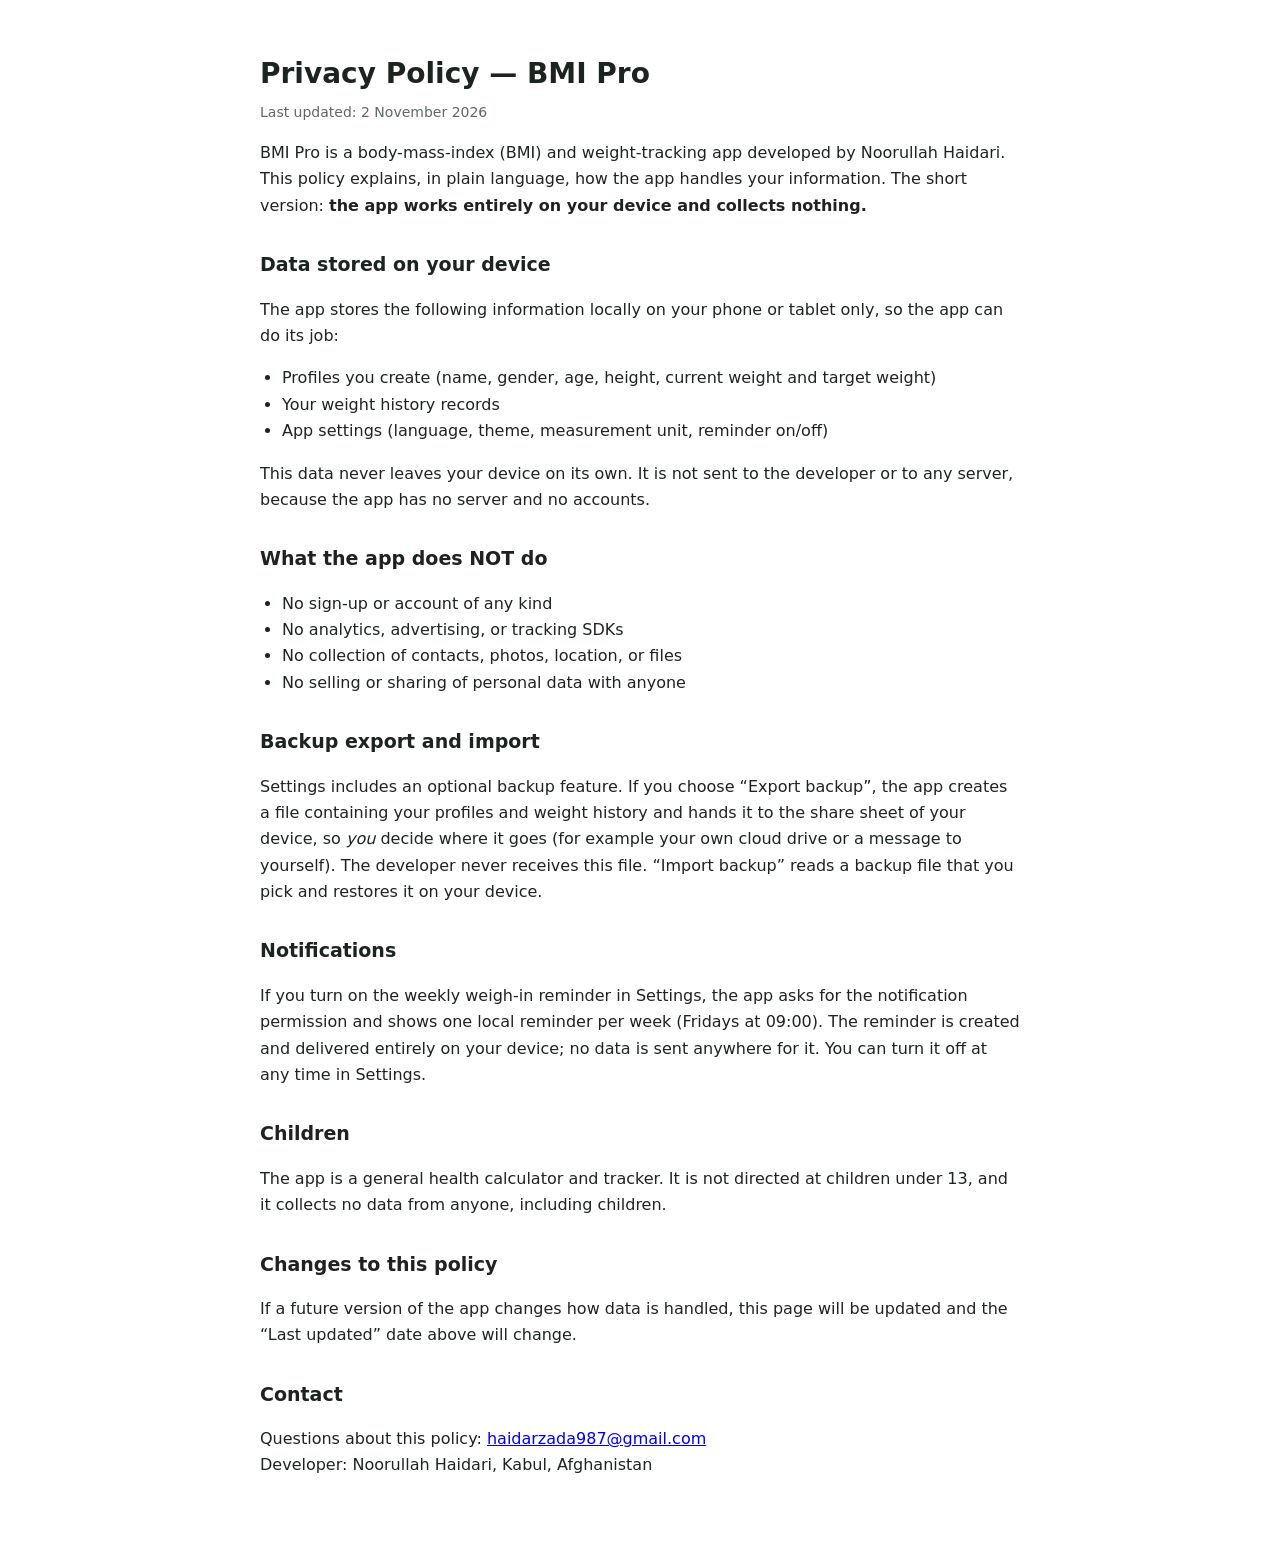
<file: bmi-pro-privacy.html>
<!DOCTYPE html>
<html lang="en">
<head>
<meta charset="UTF-8">
<meta name="viewport" content="width=device-width, initial-scale=1.0">
<title>Privacy Policy — BMI Pro</title>
<style>
  body { font-family: system-ui, -apple-system, "Segoe UI", Roboto, sans-serif; max-width: 760px; margin: 0 auto; padding: 32px 20px 64px; line-height: 1.65; color: #1c2420; background: #ffffff; }
  h1 { font-size: 28px; margin-bottom: 4px; }
  h2 { font-size: 19px; margin-top: 30px; }
  .updated { color: #5a6a62; font-size: 14px; margin-top: 0; }
  ul { padding-left: 22px; }
</style>
</head>
<body>
<h1>Privacy Policy — BMI Pro</h1>
<p class="updated">Last updated: 2 November 2026</p>

<p>BMI Pro is a body-mass-index (BMI) and weight-tracking app developed by
Noorullah Haidari. This policy explains, in plain language, how the app
handles your information. The short version: <strong>the app works entirely
on your device and collects nothing.</strong></p>

<h2>Data stored on your device</h2>
<p>The app stores the following information locally on your phone or tablet
only, so the app can do its job:</p>
<ul>
  <li>Profiles you create (name, gender, age, height, current weight and
      target weight)</li>
  <li>Your weight history records</li>
  <li>App settings (language, theme, measurement unit, reminder on/off)</li>
</ul>
<p>This data never leaves your device on its own. It is not sent to the
developer or to any server, because the app has no server and no accounts.</p>

<h2>What the app does NOT do</h2>
<ul>
  <li>No sign-up or account of any kind</li>
  <li>No analytics, advertising, or tracking SDKs</li>
  <li>No collection of contacts, photos, location, or files</li>
  <li>No selling or sharing of personal data with anyone</li>
</ul>

<h2>Backup export and import</h2>
<p>Settings includes an optional backup feature. If you choose “Export
backup”, the app creates a file containing your profiles and weight history
and hands it to the share sheet of your device, so <em>you</em> decide where
it goes (for example your own cloud drive or a message to yourself). The
developer never receives this file. “Import backup” reads a backup file that
you pick and restores it on your device.</p>

<h2>Notifications</h2>
<p>If you turn on the weekly weigh-in reminder in Settings, the app asks for
the notification permission and shows one local reminder per week (Fridays
at 09:00). The reminder is created and delivered entirely on your device;
no data is sent anywhere for it. You can turn it off at any time in
Settings.</p>

<h2>Children</h2>
<p>The app is a general health calculator and tracker. It is not directed
at children under 13, and it collects no data from anyone, including
children.</p>

<h2>Changes to this policy</h2>
<p>If a future version of the app changes how data is handled, this page
will be updated and the “Last updated” date above will change.</p>

<h2>Contact</h2>
<p>Questions about this policy: <a href="mailto:haidarzada987@gmail.com">haidarzada987@gmail.com</a><br>
Developer: Noorullah Haidari, Kabul, Afghanistan</p>
</body>
</html>
</file>
<file: style.css>
/* =========================================
   NOORULLAH HAIDARI — PORTFOLIO
   Premium Dark Portfolio CSS
   ========================================= */

/* ---- Variables ---- */
:root {
  --navy: #050d1a;
  --navy-2: #081428;
  --navy-3: #0c1f3d;
  --navy-4: #0f2a52;
  --blue: #1a4480;
  --blue-2: #2255a4;
  --accent: #22c55e;
  --accent-2: #16a34a;
  --accent-dim: rgba(34,197,94,0.12);
  --white: #ffffff;
  --gray-1: #f0f4ff;
  --gray-2: #c8d6f0;
  --gray-3: #8899b8;
  --gray-4: #4a5a78;
  --glass: rgba(255,255,255,0.03);
  --glass-border: rgba(255,255,255,0.07);
  --shadow-sm: 0 2px 12px rgba(0,0,0,0.4);
  --shadow-md: 0 8px 32px rgba(0,0,0,0.5);
  --shadow-lg: 0 24px 64px rgba(0,0,0,0.6);
  --radius: 12px;
  --radius-lg: 20px;
  --transition: 0.35s cubic-bezier(0.4,0,0.2,1);
  --font-display: 'Playfair Display', Georgia, serif;
  --font-body: 'DM Sans', sans-serif;
  --font-mono: 'DM Mono', monospace;
}

/* ---- Reset ---- */
*, *::before, *::after { box-sizing: border-box; margin: 0; padding: 0; }
html { scroll-behavior: smooth; font-size: 16px; }
body {
  font-family: var(--font-body);
  background: var(--navy);
  color: var(--gray-2);
  line-height: 1.7;
  overflow-x: hidden;
  -webkit-font-smoothing: antialiased;
}
img { max-width: 100%; display: block; }
a { text-decoration: none; color: inherit; }
ul { list-style: none; }
button { border: none; background: none; cursor: pointer; font-family: inherit; }
input, textarea, select { font-family: inherit; }
::selection { background: var(--accent); color: var(--navy); }

/* ---- Scroll progress ---- */
.scroll-progress {
  position: fixed; top: 0; left: 0; height: 2px; z-index: 9999;
  background: linear-gradient(90deg, var(--accent), #60efb0);
  width: 0%; transition: width 0.1s;
}

/* ---- Loader ---- */
.loader {
  position: fixed; inset: 0; z-index: 10000;
  background: var(--navy); display: flex; align-items: center; justify-content: center;
  transition: opacity 0.6s ease, visibility 0.6s ease;
}
.loader.hidden { opacity: 0; visibility: hidden; pointer-events: none; }
.loader-inner { text-align: center; }
.loader-logo {
  font-family: var(--font-display); font-size: 3rem; font-weight: 700;
  color: var(--white); letter-spacing: -1px; margin-bottom: 24px;
  animation: pulse 1s ease infinite alternate;
}
@keyframes pulse { to { opacity: 0.5; } }
.loader-bar {
  width: 200px; height: 2px; background: var(--navy-4);
  border-radius: 2px; overflow: hidden;
}
.loader-fill {
  height: 100%; width: 0; background: var(--accent);
  animation: loadBar 1.8s ease forwards;
}
@keyframes loadBar { to { width: 100%; } }

/* ---- Navigation ---- */
.nav {
  position: fixed; top: 0; left: 0; right: 0; z-index: 1000;
  padding: 0;
  transition: background var(--transition), box-shadow var(--transition);
}
.nav.scrolled {
  background: rgba(5,13,26,0.95);
  backdrop-filter: blur(16px);
  -webkit-backdrop-filter: blur(16px);
  box-shadow: 0 1px 0 var(--glass-border);
}
.nav-container {
  max-width: 1280px; margin: 0 auto; padding: 0 2rem;
  display: flex; align-items: center; gap: 2rem; height: 72px;
}
.nav-logo {
  font-family: var(--font-display); font-size: 1.4rem; font-weight: 700;
  color: var(--white); letter-spacing: -0.5px; margin-right: auto;
}
.nav-links {
  display: flex; gap: 0.25rem;
}
.nav-links a {
  color: var(--gray-3); font-size: 0.9rem; font-weight: 500;
  padding: 0.5rem 0.9rem; border-radius: 8px;
  transition: color var(--transition), background var(--transition);
}
.nav-links a:hover { color: var(--white); background: var(--glass); }
.nav-cta {
  background: var(--accent); color: var(--navy);
  font-size: 0.875rem; font-weight: 600;
  padding: 0.55rem 1.25rem; border-radius: 8px;
  transition: background var(--transition), transform var(--transition);
}
.nav-cta:hover { background: #16db60; transform: translateY(-1px); }
.nav-toggle {
  display: none; flex-direction: column; gap: 5px;
  width: 28px; padding: 2px; margin-left: auto;
}
.nav-toggle span {
  display: block; height: 2px; background: var(--gray-2);
  border-radius: 2px; transition: var(--transition);
}
.nav-toggle.open span:nth-child(1) { transform: rotate(45deg) translate(5px,5px); }
.nav-toggle.open span:nth-child(2) { opacity: 0; }
.nav-toggle.open span:nth-child(3) { transform: rotate(-45deg) translate(5px,-5px); }
.nav-mobile {
  display: none; background: rgba(8,20,40,0.98);
  backdrop-filter: blur(16px); padding: 1.5rem 2rem; border-top: 1px solid var(--glass-border);
}
.nav-mobile.open { display: block; }
.nav-mobile ul { display: flex; flex-direction: column; gap: 0.25rem; }
.nav-mobile a {
  display: block; padding: 0.75rem 0; color: var(--gray-2); font-weight: 500;
  border-bottom: 1px solid var(--glass-border);
  transition: color var(--transition);
}
.nav-mobile a:hover { color: var(--white); }

/* ---- Container ---- */
.container { max-width: 1200px; margin: 0 auto; padding: 0 2rem; }
.section { padding: 7rem 0; }

/* ---- Section Header ---- */
.section-header { text-align: center; margin-bottom: 4rem; }
.section-label {
  display: inline-block;
  font-family: var(--font-mono); font-size: 0.75rem; font-weight: 400;
  color: var(--accent); letter-spacing: 3px; text-transform: uppercase;
  margin-bottom: 1rem;
}
.section-title {
  font-family: var(--font-display); font-size: clamp(1.8rem, 4vw, 3rem);
  font-weight: 700; color: var(--white); line-height: 1.2;
  letter-spacing: -0.02em;
}
.section-sub {
  max-width: 540px; margin: 1rem auto 0; color: var(--gray-3);
  font-size: 1.05rem; line-height: 1.7;
}

/* ---- Buttons ---- */
.btn {
  display: inline-flex; align-items: center; gap: 8px;
  font-size: 0.9rem; font-weight: 600; padding: 0.75rem 1.6rem;
  border-radius: 10px; transition: all var(--transition); cursor: pointer;
  white-space: nowrap; position: relative; overflow: hidden;
}
.btn::after {
  content: ''; position: absolute; inset: 0;
  background: white; opacity: 0; transition: opacity 0.2s;
}
.btn:hover::after { opacity: 0.06; }
.btn-primary {
  background: var(--accent); color: var(--navy);
  box-shadow: 0 4px 20px rgba(34,197,94,0.3);
}
.btn-primary:hover { background: #16db60; transform: translateY(-2px); box-shadow: 0 8px 28px rgba(34,197,94,0.4); }
.btn-secondary {
  background: var(--glass); color: var(--white);
  border: 1px solid var(--glass-border);
  backdrop-filter: blur(8px);
}
.btn-secondary:hover { background: var(--navy-3); border-color: var(--gray-4); transform: translateY(-2px); }
.btn-ghost {
  background: transparent; color: var(--gray-2);
  border: 1px solid var(--gray-4);
}
.btn-ghost:hover { color: var(--white); border-color: var(--gray-3); transform: translateY(-2px); }
.btn-full { width: 100%; justify-content: center; }

/* ---- Animations ---- */
.fade-up, .fade-left, .fade-right {
  opacity: 0; transform: translateY(30px);
  transition: opacity 0.7s ease, transform 0.7s ease;
}
.fade-left { transform: translateX(-30px); }
.fade-right { transform: translateX(30px); }
.fade-up.visible, .fade-left.visible, .fade-right.visible {
  opacity: 1; transform: none;
}
.delay-1 { transition-delay: 0.12s; }
.delay-2 { transition-delay: 0.24s; }
.delay-3 { transition-delay: 0.36s; }

/* ============================================================
   HERO
   ============================================================ */
.hero {
  min-height: 100vh; display: flex; align-items: center;
  position: relative; overflow: hidden; padding: 8rem 0 4rem;
}
.hero-bg {
  position: absolute; inset: 0; z-index: 0;
}
.hero-grid {
  position: absolute; inset: 0;
  background-image:
    linear-gradient(rgba(34,197,94,0.04) 1px, transparent 1px),
    linear-gradient(90deg, rgba(34,197,94,0.04) 1px, transparent 1px);
  background-size: 60px 60px;
  mask-image: radial-gradient(ellipse at 50% 50%, black 30%, transparent 80%);
}
.hero-orb {
  position: absolute; border-radius: 50%;
  filter: blur(80px); opacity: 0.25;
  animation: orbFloat 8s ease infinite alternate;
}
.hero-orb-1 {
  width: 600px; height: 600px;
  background: radial-gradient(circle, #1a4480, transparent);
  top: -100px; right: -100px;
}
.hero-orb-2 {
  width: 400px; height: 400px;
  background: radial-gradient(circle, #22c55e, transparent);
  bottom: -50px; left: 5%;
  animation-delay: -4s; opacity: 0.12;
}
@keyframes orbFloat { to { transform: translateY(-30px) scale(1.05); } }
.hero-container {
  position: relative; z-index: 1;
  max-width: 1200px; margin: 0 auto; padding: 0 2rem;
  display: grid; grid-template-columns: 1fr 1fr;
  gap: 4rem; align-items: center;
}
.hero-badge {
  display: inline-flex; align-items: center; gap: 8px;
  background: var(--accent-dim); border: 1px solid rgba(34,197,94,0.25);
  color: var(--accent); font-size: 0.8rem; font-weight: 500;
  padding: 0.4rem 1rem; border-radius: 100px; margin-bottom: 1.5rem;
}
.badge-dot {
  width: 6px; height: 6px; border-radius: 50%; background: var(--accent);
  animation: blink 1.5s ease infinite alternate;
}
@keyframes blink { to { opacity: 0.3; } }
.hero-title {
  font-family: var(--font-display); font-size: clamp(2rem, 4.5vw, 3.6rem);
  font-weight: 700; color: var(--white); line-height: 1.15;
  letter-spacing: -0.03em; margin-bottom: 1.25rem;
}
.hero-title em { font-style: italic; color: var(--accent); }
.hero-desc { color: var(--gray-3); font-size: 1.05rem; line-height: 1.75; max-width: 440px; margin-bottom: 2rem; }
.hero-actions { display: flex; flex-wrap: wrap; gap: 0.75rem; margin-bottom: 2.5rem; }
.hero-stats { display: flex; align-items: center; gap: 1.5rem; }
.hero-stat strong { display: block; font-size: 1.6rem; font-weight: 700; color: var(--white); line-height: 1; }
.hero-stat span { font-size: 0.78rem; color: var(--gray-3); text-transform: uppercase; letter-spacing: 1px; }
.hero-stat-divider { width: 1px; height: 36px; background: var(--glass-border); }
.hero-visual { display: flex; justify-content: center; }
.profile-frame { width: 320px; height: 320px; }
.profile-image-wrap {
  position: relative; background: var(--navy-3);
  border-radius: var(--radius-lg); overflow: visible;
  border: 1px solid var(--glass-border);
  box-shadow: var(--shadow-lg);
}
img {
  width: 100%;
  height: 100%;
  border-radius: 20px;
  object-fit: cover;
}
.profile-placeholder {
  background: linear-gradient(145deg, var(--navy-2), var(--navy-4));
  border-radius: var(--radius-lg); height: 340px;
  display: flex; flex-direction: column; align-items: center; justify-content: center; gap: 1rem;
  overflow: hidden; border: 1px solid var(--glass-border);
}
.profile-placeholder svg { width: 320px; height:320px; opacity: 0.7; }
.profile-placeholder span { color: var(--gray-3); font-size: 0.85rem; letter-spacing: 1px; }
.profile-badge-card {
  position: absolute; bottom: -16px; right: -16px;
  background: rgba(8,20,40,0.95); border: 1px solid var(--glass-border);
  backdrop-filter: blur(16px); border-radius: var(--radius);
  padding: 0.75rem 1.1rem; display: flex; align-items: center; gap: 0.75rem;
  box-shadow: var(--shadow-md);
}
.badge-card-icon {
  width: 36px; height: 36px; border-radius: 50%;
  background: var(--accent-dim); border: 1px solid rgba(34,197,94,0.3);
  display: flex; align-items: center; justify-content: center;
}
.badge-card-title { font-size: 0.85rem; font-weight: 600; color: var(--white); }
.badge-card-sub { font-size: 0.72rem; color: var(--gray-3); }
.profile-tech-stack {
  display: flex; gap: 0.5rem; flex-wrap: wrap; padding: 1rem;
}
.profile-tech-stack span {
  background: var(--navy-4); color: var(--gray-2);
  font-size: 0.75rem; font-family: var(--font-mono);
  padding: 0.3rem 0.75rem; border-radius: 6px;
  border: 1px solid var(--glass-border);
}
.hero-scroll {
  position: absolute; bottom: 2rem; left: 50%; transform: translateX(-50%);
  display: flex; flex-direction: column; align-items: center; gap: 8px;
  color: var(--gray-4); font-size: 0.72rem; letter-spacing: 2px; text-transform: uppercase;
  animation: scrollBob 2s ease infinite;
}
@keyframes scrollBob { 0%,100%{transform:translateX(-50%) translateY(0)} 50%{transform:translateX(-50%) translateY(6px)} }
.scroll-line {
  width: 1px; height: 40px;
  background: linear-gradient(to bottom, var(--glass-border), var(--accent));
}

/* ============================================================
   ABOUT
   ============================================================ */
.about { background: linear-gradient(180deg, var(--navy) 0%, var(--navy-2) 100%); }
.about-grid {
  display: grid; grid-template-columns: 1fr 1fr; gap: 5rem; align-items: center;
}
.about-image-wrap { position: relative; }
.about-placeholder {
  border-radius: var(--radius-lg); overflow: hidden;
  border: 1px solid var(--glass-border);
  box-shadow: var(--shadow-lg);
}
.about-exp-badge {
  position: absolute; bottom: -20px; right: -20px;
  background: var(--accent); border-radius: var(--radius);
  padding: 1.25rem 1.5rem; text-align: center;
  box-shadow: 0 8px 30px rgba(34,197,94,0.4);
}
.about-exp-badge strong { display: block; font-size: 2rem; font-weight: 800; color: var(--navy); line-height: 1; }
.about-exp-badge span { font-size: 0.72rem; font-weight: 600; color: var(--navy); text-transform: uppercase; letter-spacing: 1px; }
.about-info-cards { display: flex; gap: 0.75rem; margin-top: 1.5rem; }
.info-card {
  display: flex; align-items: center; gap: 0.5rem;
  background: var(--glass); border: 1px solid var(--glass-border);
  padding: 0.6rem 1rem; border-radius: var(--radius);
  font-size: 0.85rem; color: var(--gray-2);
  backdrop-filter: blur(8px);
}
.logo-text img {
  width: 40px;
  height: 40px;
  border-radius: 50%;
  object-fit: cover;
  display: block;
}
.about-content { }
.about-lead { font-size: 1.1rem; color: var(--gray-1); margin-bottom: 1rem; line-height: 1.7; }
.about-lead strong { color: var(--white); }
.about-body { color: var(--gray-3); margin-bottom: 1rem; line-height: 1.8; }
.about-highlights {
  display: grid; grid-template-columns: 1fr 1fr; gap: 0.75rem;
  margin: 2rem 0;
}
.highlight-item {
  display: flex; align-items: center; gap: 0.6rem;
  font-size: 0.875rem; color: var(--gray-2);
}

/* ============================================================
   SKILLS
   ============================================================ */
.skills { background: var(--navy); }
.skills-grid {
  display: grid; grid-template-columns: repeat(3, 1fr); gap: 2rem; margin-bottom: 3rem;
}
.skill-category {
  background: var(--glass); border: 1px solid var(--glass-border);
  border-radius: var(--radius-lg); padding: 2rem;
  transition: border-color var(--transition), transform var(--transition);
}
.skill-category:hover { border-color: rgba(34,197,94,0.2); transform: translateY(-4px); }
.skill-cat-header {
  display: flex; align-items: center; gap: 0.75rem; margin-bottom: 1.75rem;
}
.skill-cat-icon {
  width: 40px; height: 40px; border-radius: 10px;
  background: var(--accent-dim); border: 1px solid rgba(34,197,94,0.2);
  display: flex; align-items: center; justify-content: center;
  color: var(--accent);
}
.skill-cat-header h3 { font-family: var(--font-display); font-size: 1.1rem; color: var(--white); }
.skill-bars { display: flex; flex-direction: column; gap: 1.1rem; }
.skill-bar-item { }
.skill-label { display: flex; justify-content: space-between; font-size: 0.82rem; margin-bottom: 0.4rem; }
.skill-label span:first-child { color: var(--gray-2); }
.skill-label span:last-child { color: var(--accent); font-family: var(--font-mono); }
.skill-track {
  height: 4px; background: var(--navy-4); border-radius: 4px; overflow: hidden;
}
.skill-fill {
  height: 100%; width: 0; border-radius: 4px;
  background: linear-gradient(90deg, var(--accent), #60efb0);
  transition: width 1.2s cubic-bezier(0.4,0,0.2,1);
}
.tech-pills {
  display: flex; flex-wrap: wrap; gap: 0.6rem; justify-content: center;
}
.tech-pills span {
  background: var(--navy-3); border: 1px solid var(--glass-border);
  color: var(--gray-3); font-size: 0.8rem; font-family: var(--font-mono);
  padding: 0.4rem 1rem; border-radius: 100px;
  transition: border-color var(--transition), color var(--transition);
}
.tech-pills span:hover { border-color: var(--accent); color: var(--accent); }

/* ============================================================
   SERVICES
   ============================================================ */
.services { background: var(--navy-2); }
.services-grid {
  display: grid; grid-template-columns: repeat(4, 1fr); gap: 1.25rem;
}
.service-card {
  background: var(--glass); border: 1px solid var(--glass-border);
  border-radius: var(--radius-lg); padding: 2rem 1.75rem;
  transition: all var(--transition); position: relative; overflow: hidden;
}
.service-card::before {
  content: ''; position: absolute; bottom: 0; left: 0; right: 0;
  height: 2px; background: var(--accent); transform: scaleX(0);
  transition: transform var(--transition);
}
.service-card:hover { transform: translateY(-6px); border-color: rgba(34,197,94,0.2); box-shadow: var(--shadow-md); }
.service-card:hover::before { transform: scaleX(1); }
.service-icon {
  width: 52px; height: 52px; border-radius: 12px;
  background: var(--navy-4); border: 1px solid var(--glass-border);
  display: flex; align-items: center; justify-content: center;
  color: var(--accent); margin-bottom: 1.25rem;
  transition: background var(--transition);
}
.service-card:hover .service-icon { background: var(--accent-dim); }
.service-card h3 { font-size: 1rem; font-weight: 600; color: var(--white); margin-bottom: 0.6rem; }
.service-card p { font-size: 0.85rem; color: var(--gray-3); line-height: 1.65; margin-bottom: 1rem; }
.service-tags { display: flex; flex-wrap: wrap; gap: 0.4rem; }
.service-tags span {
  font-size: 0.7rem; font-family: var(--font-mono);
  color: var(--accent); background: var(--accent-dim);
  padding: 0.2rem 0.6rem; border-radius: 4px;
}

/* ============================================================
   STATS
   ============================================================ */
.stats { position: relative; background: var(--navy); overflow: hidden; }
.stats-bg {
  position: absolute; inset: 0;
  background: radial-gradient(ellipse at center, rgba(26,68,128,0.15) 0%, transparent 70%);
}
.stats-grid {
  display: grid; grid-template-columns: repeat(4, 1fr); gap: 2rem;
  margin-bottom: 5rem; position: relative;
}
.stat-card {
  text-align: center; padding: 2.5rem 1.5rem;
  background: var(--glass); border: 1px solid var(--glass-border);
  border-radius: var(--radius-lg);
  transition: transform var(--transition);
}
.stat-card:hover { transform: translateY(-4px); }
.stat-number {
  font-family: var(--font-display); font-size: 3.5rem; font-weight: 700;
  color: var(--white); line-height: 1; display: inline-block;
}
.stat-symbol { font-size: 2rem; color: var(--accent); font-weight: 700; display: inline; }
.stat-label { font-size: 0.85rem; color: var(--gray-3); margin-top: 0.5rem; text-transform: uppercase; letter-spacing: 1px; }
.why-grid {
  display: grid; grid-template-columns: repeat(4, 1fr); gap: 2rem; position: relative;
}
.why-item {
  background: var(--glass); border: 1px solid var(--glass-border);
  border-radius: var(--radius-lg); padding: 2rem;
  transition: transform var(--transition);
}
.why-item:hover { transform: translateY(-4px); }
.why-icon {
  width: 44px; height: 44px; border-radius: 10px;
  background: var(--accent-dim); border: 1px solid rgba(34,197,94,0.2);
  display: flex; align-items: center; justify-content: center;
  margin-bottom: 1rem;
}
.why-item h4 { font-size: 1rem; font-weight: 600; color: var(--white); margin-bottom: 0.5rem; }
.why-item p { font-size: 0.85rem; color: var(--gray-3); line-height: 1.65; }

/* ============================================================
   PROJECTS
   ============================================================ */
.projects { background: var(--navy-2); }
.projects-filter {
  display: flex; justify-content: center; gap: 0.5rem; margin-bottom: 3rem;
}
.filter-btn {
  font-size: 0.85rem; font-weight: 500; padding: 0.5rem 1.25rem;
  border-radius: 8px; color: var(--gray-3);
  border: 1px solid var(--glass-border);
  transition: all var(--transition);
}
.filter-btn.active, .filter-btn:hover {
  background: var(--accent); color: var(--navy); border-color: var(--accent);
}
.projects-grid {
  display: grid; grid-template-columns: repeat(3, 1fr); gap: 1.75rem;
}
.project-card {
  background: var(--glass); border: 1px solid var(--glass-border);
  border-radius: var(--radius-lg); overflow: hidden;
  transition: all var(--transition);
}
.project-card:hover { transform: translateY(-6px); box-shadow: var(--shadow-lg); border-color: rgba(34,197,94,0.15); }
.project-card.hidden { display: none; }
.project-image { position: relative; overflow: hidden; }
.project-placeholder {
  height: 200px; display: flex; align-items: center; justify-content: center;
}
.proj-1 { background: linear-gradient(135deg, #0c1f3d, #1a3a6e); }
.proj-2 { background: linear-gradient(135deg, #0d2035, #163658); }
.proj-3 { background: linear-gradient(135deg, #0a1f15, #112e1e); }
.proj-4 { background: linear-gradient(135deg, #1a0c3d, #2a1660); }
.proj-5 { background: linear-gradient(135deg, #2a1a0c, #3d2510); }
.proj-6 { background: linear-gradient(135deg, #0d1f35, #0f2a4a); }
.proj-mockup {
  width: 80%; max-width: 260px;
  background: rgba(255,255,255,0.04); border: 1px solid rgba(255,255,255,0.1);
  border-radius: 8px; overflow: hidden;
}
.mockup-bar {
  height: 24px; background: rgba(255,255,255,0.06);
  border-bottom: 1px solid rgba(255,255,255,0.05);
  display: flex; align-items: center; padding: 0 8px; gap: 5px;
}
.mockup-bar::before { content: ''; width: 7px; height: 7px; border-radius: 50%; background: rgba(255,100,100,0.6); }
.mockup-bar::after { content: ''; width: 7px; height: 7px; border-radius: 50%; background: rgba(100,200,100,0.6); box-shadow: -14px 0 0 rgba(255,180,50,0.6); }
.mockup-content { padding: 10px; display: flex; flex-direction: column; gap: 6px; }
.mockup-line { height: 5px; border-radius: 3px; background: rgba(255,255,255,0.1); }
.mockup-line.w90 { width: 90%; }
.mockup-line.w80 { width: 80%; }
.mockup-line.w70 { width: 70%; }
.mockup-line.w60 { width: 60%; }
.mockup-line.w50 { width: 50%; }
.mockup-line.w45 { width: 45%; }
.mockup-grid { display: grid; grid-template-columns: repeat(3,1fr); gap: 5px; margin-top: 4px; }
.mockup-block { height: 30px; border-radius: 4px; background: rgba(34,197,94,0.15); border: 1px solid rgba(34,197,94,0.2); }
.mockup-hero-block { height: 40px; border-radius: 4px; background: rgba(34,85,164,0.3); border: 1px solid rgba(34,85,164,0.3); }
.mockup-hero-sm { height: 28px; border-radius: 4px; background: rgba(34,85,164,0.25); border: 1px solid rgba(34,85,164,0.2); }
.mockup-nav { height: 12px; border-radius: 2px; background: rgba(255,255,255,0.08); }
.mockup-dash-grid { display: grid; grid-template-columns: repeat(3,1fr); gap: 4px; margin-bottom: 6px; }
.dash-stat { height: 22px; border-radius: 4px; background: rgba(34,197,94,0.12); border: 1px solid rgba(34,197,94,0.15); }
.mockup-chart { height: 35px; border-radius: 4px; background: linear-gradient(to right, rgba(34,197,94,0.1), rgba(34,197,94,0.3)); border: 1px solid rgba(34,197,94,0.15); }
.mobile-mockup { max-width: 80px; width: 80px; }
.mobile-screen { background: rgba(255,255,255,0.04); border: 1px solid rgba(255,255,255,0.1); border-radius: 12px; padding: 8px 6px; }
.mobile-status { height: 6px; background: rgba(255,255,255,0.08); border-radius: 3px; margin-bottom: 6px; }
.mobile-content { display: flex; flex-direction: column; gap: 4px; }
.mobile-card { height: 30px; border-radius: 4px; background: rgba(34,197,94,0.12); border: 1px solid rgba(34,197,94,0.15); margin-bottom: 2px; }
.mobile-line { height: 4px; border-radius: 2px; background: rgba(255,255,255,0.1); }
.mockup-ai-grid { display: grid; grid-template-columns: 1fr 1fr; gap: 5px; margin-bottom: 6px; }
.ai-card { height: 30px; border-radius: 4px; background: rgba(26,68,128,0.25); border: 1px solid rgba(26,68,128,0.3); }
.ai-card.ac2 { background: rgba(34,197,94,0.12); border-color: rgba(34,197,94,0.2); }
.project-overlay {
  position: absolute; inset: 0;
  background: rgba(5,13,26,0.9);
  display: flex; align-items: center; justify-content: center; gap: 1rem;
  opacity: 0; transition: opacity var(--transition);
}
.project-card:hover .project-overlay { opacity: 1; }
.overlay-btn {
  width: 44px; height: 44px; border-radius: 50%;
  background: var(--navy-3); border: 1px solid var(--glass-border);
  display: flex; align-items: center; justify-content: center;
  color: var(--white); transition: all var(--transition);
}
.overlay-btn:hover { background: var(--accent); color: var(--navy); border-color: var(--accent); transform: scale(1.1); }
.project-info { padding: 1.5rem; }
.project-tags { display: flex; flex-wrap: wrap; gap: 0.4rem; margin-bottom: 0.75rem; }
.project-tags span {
  font-size: 0.7rem; font-family: var(--font-mono);
  color: var(--accent); background: var(--accent-dim);
  padding: 0.2rem 0.6rem; border-radius: 4px;
}
.project-info h3 { font-size: 1.05rem; font-weight: 600; color: var(--white); margin-bottom: 0.5rem; }
.project-info p { font-size: 0.83rem; color: var(--gray-3); line-height: 1.65; }

/* ============================================================
   PROCESS
   ============================================================ */
.process { background: var(--navy); }
.process-timeline { position: relative; }
.process-line {
  position: absolute; top: 52px; left: 50%;
  width: calc(100% - 100px); transform: translateX(-50%);
  height: 1px; background: var(--glass-border);
}
.process-steps {
  display: grid; grid-template-columns: repeat(6, 1fr); gap: 1rem;
  position: relative; z-index: 1;
}
.process-step { text-align: center; padding: 0 0.5rem; }
.step-num {
  font-family: var(--font-mono); font-size: 0.7rem; color: var(--accent);
  margin-bottom: 0.5rem; letter-spacing: 1px;
}
.step-icon {
  width: 56px; height: 56px; border-radius: 50%;
  background: var(--navy-3); border: 1px solid var(--glass-border);
  display: flex; align-items: center; justify-content: center;
  color: var(--accent); margin: 0 auto 1rem;
  transition: all var(--transition);
}
.process-step:hover .step-icon { background: var(--accent-dim); border-color: rgba(34,197,94,0.3); }
.process-step h4 { font-size: 0.9rem; font-weight: 600; color: var(--white); margin-bottom: 0.5rem; }
.process-step p { font-size: 0.78rem; color: var(--gray-3); line-height: 1.6; }

/* ============================================================
   TESTIMONIALS
   ============================================================ */
.testimonials { background: var(--navy-2); }
.testimonials-grid {
  display: grid; grid-template-columns: repeat(3, 1fr); gap: 1.75rem;
}
.testimonial-card {
  background: var(--glass); border: 1px solid var(--glass-border);
  border-radius: var(--radius-lg); padding: 2rem;
  transition: transform var(--transition);
}
.testimonial-card:hover { transform: translateY(-4px); }
.testimonial-card.featured {
  background: var(--navy-3); border-color: rgba(34,197,94,0.2);
  box-shadow: 0 0 40px rgba(34,197,94,0.05);
}
.testimonial-stars { display: flex; gap: 3px; margin-bottom: 1rem; }
.testimonial-card blockquote {
  font-size: 0.9rem; color: var(--gray-2); line-height: 1.75;
  margin-bottom: 1.5rem; font-style: italic;
}
.testimonial-author { display: flex; align-items: center; gap: 0.75rem; }
.author-avatar {
  width: 44px; height: 44px; border-radius: 50%;
  background: var(--blue-2); color: var(--white);
  font-size: 0.8rem; font-weight: 700;
  display: flex; align-items: center; justify-content: center;
  flex-shrink: 0;
}
.testimonial-card.featured .author-avatar { background: var(--accent); color: var(--navy); }
.testimonial-author strong { display: block; font-size: 0.9rem; color: var(--white); }
.testimonial-author span { font-size: 0.78rem; color: var(--gray-3); }

/* ============================================================
   CONTACT
   ============================================================ */
.contact { background: var(--navy); }
.contact-grid {
  display: grid; grid-template-columns: 1fr 1.2fr; gap: 5rem; align-items: start;
}
.contact-desc { color: var(--gray-3); line-height: 1.75; margin-bottom: 2rem; }
.contact-details { display: flex; flex-direction: column; gap: 1rem; margin-bottom: 2rem; }
.contact-detail-item {
  display: flex; align-items: center; gap: 1rem;
  color: var(--gray-2); font-size: 0.9rem;
  transition: color var(--transition);
}
a.contact-detail-item:hover { color: var(--white); }
.contact-detail-icon {
  width: 40px; height: 40px; border-radius: 10px;
  background: var(--accent-dim); border: 1px solid rgba(34,197,94,0.2);
  display: flex; align-items: center; justify-content: center;
  flex-shrink: 0;
}
.contact-detail-item div span { display: block; font-size: 0.72rem; color: var(--gray-3); text-transform: uppercase; letter-spacing: 1px; margin-bottom: 2px; }
.contact-social { display: flex; gap: 0.75rem; }
.social-link {
  width: 40px; height: 40px; border-radius: 10px;
  background: var(--glass); border: 1px solid var(--glass-border);
  display: flex; align-items: center; justify-content: center;
  color: var(--gray-3); transition: all var(--transition);
}
.social-link:hover { background: var(--navy-3); color: var(--white); border-color: var(--gray-4); transform: translateY(-2px); }
.contact-form-wrap {
  background: var(--glass); border: 1px solid var(--glass-border);
  border-radius: var(--radius-lg); padding: 2.5rem;
}
.form-row { display: grid; grid-template-columns: 1fr 1fr; gap: 1rem; }
.form-group { display: flex; flex-direction: column; gap: 0.4rem; margin-bottom: 1rem; }
.form-group label { font-size: 0.8rem; font-weight: 500; color: var(--gray-2); letter-spacing: 0.3px; }
.form-group input, .form-group select, .form-group textarea {
  background: var(--navy-3); border: 1px solid var(--glass-border);
  border-radius: 10px; padding: 0.75rem 1rem; color: var(--white);
  font-size: 0.9rem; outline: none;
  transition: border-color var(--transition), box-shadow var(--transition);
  -webkit-appearance: none;
}
.form-group select { background-image: url("data:image/svg+xml,%3Csvg xmlns='http://www.w3.org/2000/svg' width='12' height='12' viewBox='0 0 24 24' fill='none' stroke='%238899b8' stroke-width='2'%3E%3Cpolyline points='6,9 12,15 18,9'/%3E%3C/svg%3E"); background-repeat: no-repeat; background-position: right 1rem center; padding-right: 2.5rem; }
.form-group select option { background: var(--navy-2); }
.form-group input::placeholder, .form-group textarea::placeholder { color: var(--gray-4); }
.form-group input:focus, .form-group select:focus, .form-group textarea:focus {
  border-color: var(--accent); box-shadow: 0 0 0 3px rgba(34,197,94,0.1);
}
.form-group.error input, .form-group.error select, .form-group.error textarea {
  border-color: #ef4444;
}
.form-error { font-size: 0.75rem; color: #ef4444; min-height: 1.1em; }
.form-group textarea { resize: vertical; min-height: 120px; }
.form-success {
  display: none; align-items: center; gap: 0.5rem;
  background: var(--accent-dim); border: 1px solid rgba(34,197,94,0.2);
  border-radius: 10px; padding: 0.85rem 1rem;
  color: var(--accent); font-size: 0.875rem; margin-top: 1rem;
}
.form-success.visible { display: flex; }

/* ============================================================
   FOOTER
   ============================================================ */
.footer {
  background: var(--navy-2); border-top: 1px solid var(--glass-border);
  padding: 4rem 0 2rem;
}
.footer-grid {
  display: grid; grid-template-columns: 2fr 1fr 1fr 1.5fr; gap: 3rem;
  margin-bottom: 3rem;
}
.footer-logo {
  font-family: var(--font-display); font-size: 1.75rem; font-weight: 700;
  color: var(--white); display: block; margin-bottom: 1rem;
}
.footer-brand p { font-size: 0.875rem; color: var(--gray-3); line-height: 1.7; margin-bottom: 1.5rem; max-width: 260px; }
.footer-social { display: flex; gap: 0.6rem; }
.footer-col h4 { font-size: 0.875rem; font-weight: 600; color: var(--white); margin-bottom: 1.25rem; text-transform: uppercase; letter-spacing: 1px; }
.footer-col ul { display: flex; flex-direction: column; gap: 0.6rem; }
.footer-col li a, .footer-col li {
  font-size: 0.85rem; color: var(--gray-3);
  transition: color var(--transition);
}
.footer-col li a:hover { color: var(--white); }
.footer-bottom {
  display: flex; justify-content: space-between; align-items: center;
  padding-top: 2rem; border-top: 1px solid var(--glass-border);
  font-size: 0.8rem; color: var(--gray-4);
}

/* ============================================================
   RESPONSIVE
   ============================================================ */
@media (max-width: 1100px) {
  .services-grid { grid-template-columns: repeat(2, 1fr); }
  .stats-grid { grid-template-columns: repeat(2, 1fr); }
  .why-grid { grid-template-columns: repeat(2, 1fr); }
  .process-steps { grid-template-columns: repeat(3, 1fr); }
  .process-line { display: none; }
}
@media (max-width: 900px) {
  .hero-container { grid-template-columns: 1fr; text-align: center; }
  .hero-visual { margin-top: 2rem; }
  .hero-desc { margin: 0 auto 2rem; }
  .hero-actions { justify-content: center; }
  .hero-stats { justify-content: center; }
  .about-grid { grid-template-columns: 1fr; gap: 3rem; }
  .about-visual { order: -1; }
  .skills-grid { grid-template-columns: 1fr; }
  .projects-grid { grid-template-columns: repeat(2, 1fr); }
  .testimonials-grid { grid-template-columns: 1fr; }
  .contact-grid { grid-template-columns: 1fr; gap: 3rem; }
  .footer-grid { grid-template-columns: 1fr 1fr; gap: 2rem; }
  .nav-links, .nav-cta { display: none; }
  .nav-toggle { display: flex; }
}
@media (max-width: 640px) {
  .section { padding: 5rem 0; }
  .container { padding: 0 1.25rem; }
  .hero-title { font-size: 2rem; }
  .services-grid { grid-template-columns: 1fr; }
  .stats-grid { grid-template-columns: 1fr 1fr; }
  .why-grid { grid-template-columns: 1fr; }
  .projects-grid { grid-template-columns: 1fr; }
  .process-steps { grid-template-columns: repeat(2, 1fr); }
  .footer-grid { grid-template-columns: 1fr; }
  .footer-bottom { flex-direction: column; gap: 0.5rem; text-align: center; }
  .form-row { grid-template-columns: 1fr; }
  .about-exp-badge { right: 0; bottom: -12px; }
  .about-info-cards { flex-direction: column; }
  .profile-badge-card { right: 0; }
}


/* ---- Visual refinement: matte, editorial, responsive ---- */
:root {
  --navy: #080b10;
  --navy-2: #0d1118;
  --navy-3: #121923;
  --navy-4: #18232e;
  --blue: #20314a;
  --blue-2: #2a4261;
  --accent: #35d07f;
  --accent-2: #22b96a;
  --accent-dim: rgba(53,208,127,.10);
  --gray-1: #f5f7fa;
  --gray-2: #d5dbe4;
  --gray-3: #9aa6b7;
  --gray-4: #697587;
  --glass: rgba(255,255,255,.035);
  --glass-border: rgba(255,255,255,.085);
  --shadow-sm: 0 5px 18px rgba(0,0,0,.22);
  --shadow-md: 0 14px 36px rgba(0,0,0,.28);
  --shadow-lg: 0 28px 70px rgba(0,0,0,.38);
  --radius: 14px;
  --radius-lg: 24px;
}

body {
  background-image: radial-gradient(ellipse at 50% -15%, rgba(35,66,94,.18), transparent 55%);
  letter-spacing: -.008em;
}
.nav.scrolled { background: rgba(8,11,16,.9); }
.nav-container { max-width: 1320px; }
.nav-logo { letter-spacing: -.04em; }
.nav-links a { border-radius: 999px; }
.nav-cta, .btn { border-radius: 12px; }
.btn-primary, .nav-cta { background: var(--accent); box-shadow: 0 8px 24px rgba(53,208,127,.14); }
.btn-primary:hover, .nav-cta:hover { background: #50e394; transform: translateY(-2px); }
.section { padding-top: clamp(4.5rem, 8vw, 7.5rem); padding-bottom: clamp(4.5rem, 8vw, 7.5rem); }
.section-header { margin-bottom: clamp(2.5rem, 5vw, 4rem); }
.section-label { letter-spacing: 2.5px; }
.section-title { letter-spacing: -.035em; }
.hero { min-height: min(900px, 100svh); padding-top: 7.5rem; }
.hero-grid {
  background-image: linear-gradient(rgba(255,255,255,.025) 1px, transparent 1px), linear-gradient(90deg, rgba(255,255,255,.025) 1px, transparent 1px);
  background-size: 72px 72px;
}
.hero-orb-1 { background: radial-gradient(circle, #203b5a, transparent 70%); opacity: .28; }
.hero-orb-2 { background: radial-gradient(circle, #1f9d61, transparent 70%); opacity: .09; }
.hero-container { max-width: 1320px; gap: clamp(2rem, 5vw, 5rem); }
.hero-title { font-size: clamp(2.35rem, 5vw, 4.4rem); line-height: 1.08; letter-spacing: -.045em; }
.hero-title em { color: var(--accent); }
.hero-desc { font-size: clamp(1rem, 1.4vw, 1.12rem); max-width: 500px; }
.hero-badge { padding: .55rem 1rem; background: rgba(53,208,127,.075); }
.hero-stats { gap: clamp(.8rem, 2vw, 1.5rem); }
.hero-stat strong { font-size: clamp(1.25rem, 2vw, 1.65rem); letter-spacing: -.03em; }
.hero-stat span { display: block; margin-top: .45rem; font-size: .68rem; letter-spacing: .08em; line-height: 1.5; }
.profile-frame { width: min(100%, 370px); height: auto; }
.profile-image-wrap { border-radius: 26px; overflow: visible; padding: 0; background: #101722; }
.profile-placeholder { height: auto; aspect-ratio: 1 / 1.05; padding: 0; position: relative; border-radius: 25px; background: linear-gradient(145deg,#172335,#0b1018); }
.profile-placeholder img {
  display: block; width: 100%; height: 100%; object-fit: cover; border-radius: 24px;
  position: absolute; inset: 0;
}
.profile-placeholder svg, .profile-placeholder span { display: none; }
.profile-badge-card { right: -14px; bottom: 20px; border-radius: 14px; }
.profile-tech-stack { justify-content: center; padding: 1rem .25rem; }
.profile-tech-stack span { background: rgba(255,255,255,.035); border-radius: 999px; padding: .42rem .8rem; }
.about, .stats, .projects, .services, .process, .contact { position: relative; }
.about { background: linear-gradient(180deg, #0a0e14 0%, #0d121a 100%); }
.about-lead { color: #e8edf4; }
.highlight-item { border-radius: 10px; }
.skill-category, .service-card, .stat-card, .project-card, .process-step, .contact-form-wrap, .contact-info-card {
  border-color: rgba(255,255,255,.085);
  box-shadow: 0 12px 34px rgba(0,0,0,.12);
}
.skill-category, .service-card, .stat-card, .process-step, .contact-form-wrap {
  background: linear-gradient(145deg, rgba(255,255,255,.035), rgba(255,255,255,.012));
}
.service-card, .project-card, .skill-category, .stat-card { transition: transform .28s ease, border-color .28s ease, box-shadow .28s ease; }
.service-card:hover, .project-card:hover, .skill-category:hover, .stat-card:hover { transform: translateY(-5px); border-color: rgba(53,208,127,.25); box-shadow: 0 18px 42px rgba(0,0,0,.22); }
.project-card { overflow: hidden; border-radius: 22px; background: #101722; }
.project-image { background: linear-gradient(145deg, #13243b, #101722); }
.project-placeholder { filter: saturate(.85); transition: transform .5s ease; }
.project-card:hover .project-placeholder { transform: scale(1.025); }
.project-info { padding: clamp(1.25rem, 2.4vw, 1.8rem); }
.project-tags span { border-radius: 7px; }
.projects-filter button, .filter-btn { border-radius: 999px; }
.form-group input, .form-group select, .form-group textarea { background: #0c121b; border-radius: 12px; }
.footer { background: #070a0f; }

@media (max-width: 900px) {
  .hero { min-height: auto; padding: 8rem 0 5rem; }
  .hero-container { gap: 2rem; }
  .hero-content { max-width: 720px; margin-inline: auto; }
  .hero-title { max-width: 720px; margin-inline: auto; }
  .hero-visual { margin-top: 1.25rem; }
  .profile-frame { width: min(68vw, 340px); }
  .hero-scroll { display: none; }
}
@media (max-width: 640px) {
  .section { padding: 4.25rem 0; }
  .container, .hero-container { padding-left: 1.15rem; padding-right: 1.15rem; }
  .hero { padding: 7.2rem 0 3.5rem; }
  .hero-title { font-size: clamp(2.15rem, 9vw, 3rem); line-height: 1.1; }
  .hero-desc { font-size: 1rem; line-height: 1.75; }
  .hero-actions { gap: .65rem; margin-bottom: 2rem; }
  .hero-actions .btn { justify-content: center; min-height: 48px; padding: .75rem 1rem; }
  .hero-stats { display: grid; grid-template-columns: repeat(3, minmax(0,1fr)); gap: .65rem; width: 100%; }
  .hero-stat { min-width: 0; text-align: center; }
  .hero-stat strong { font-size: clamp(1rem, 5vw, 1.35rem); overflow-wrap: anywhere; }
  .hero-stat span { font-size: .58rem; letter-spacing: .04em; overflow-wrap: anywhere; }
  .hero-stat-divider { height: 34px; }
  .profile-frame { width: min(76vw, 310px); }
  .profile-badge-card { right: -5px; bottom: 12px; padding: .65rem .8rem; }
  .section-header { margin-bottom: 2.5rem; }
  .section-sub { font-size: .98rem; }
  .project-info { padding: 1.2rem; }
}
@media (prefers-reduced-motion: reduce) {
  *, *::before, *::after { scroll-behavior: auto !important; animation-duration: .01ms !important; animation-iteration-count: 1 !important; transition-duration: .01ms !important; }
}

/* Project preview artwork */
.project-image { aspect-ratio: 12 / 7; background: #0b1422; }
.project-preview { display: block; width: 100%; height: 100%; min-height: 200px; object-fit: cover; transition: transform .5s ease; }
.project-card:hover .project-preview { transform: scale(1.025); }
@media (max-width: 600px) { .project-preview { min-height: 190px; } }
</file>
